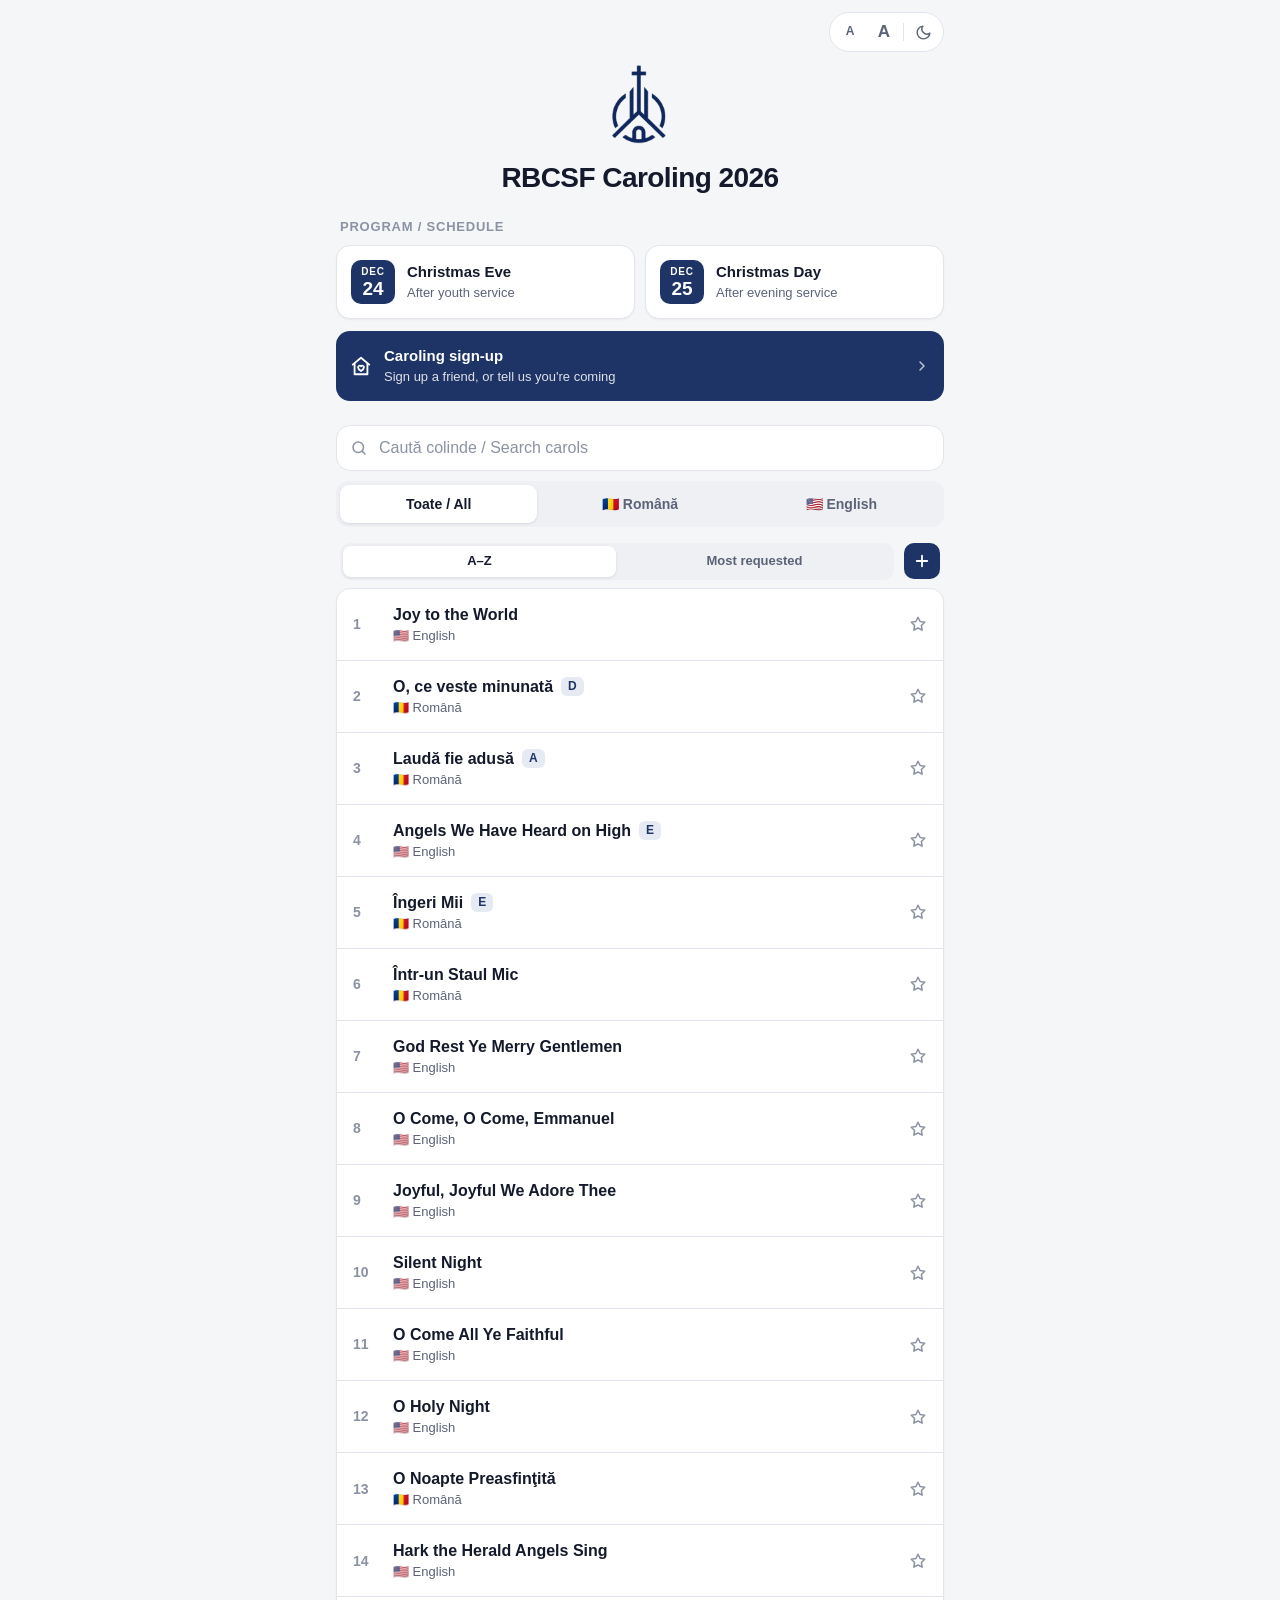
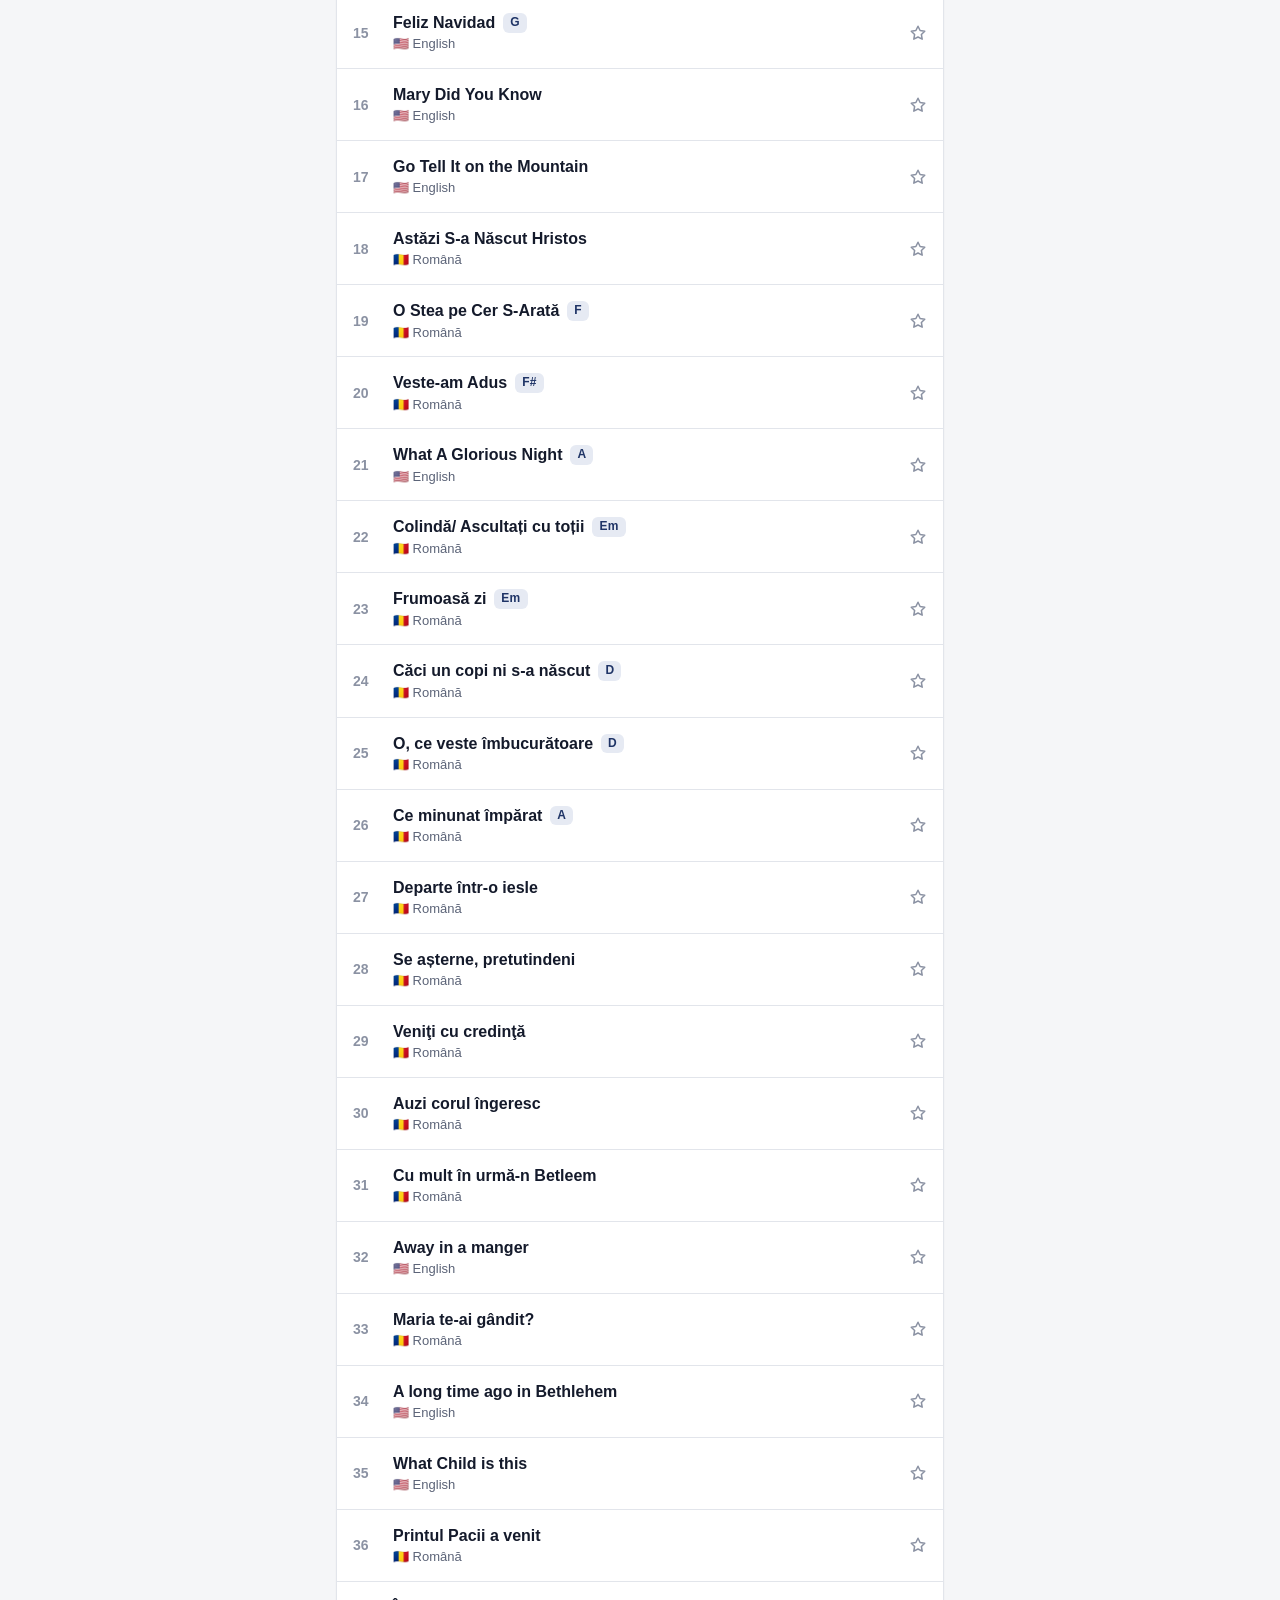
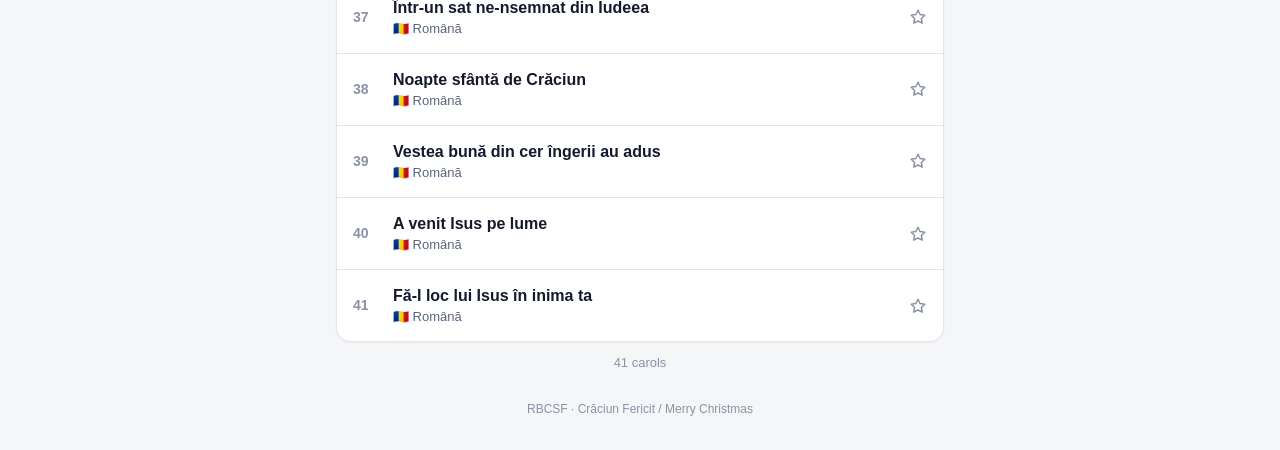
<file: index.html>
<!DOCTYPE html>
<html lang="ro">
<head>
    <meta charset="UTF-8">
    <meta name="viewport" content="width=device-width, initial-scale=1.0, viewport-fit=cover">
    <title>RBCSF Caroling 2026</title>
    <meta name="theme-color" content="#f5f6f8" id="themeColor">
    <link rel="icon" type="image/png" href="logo.png">
    <link rel="apple-touch-icon" href="apple-touch-icon.png">
    <script>
        // Light by default; dark only if the person switched to it. Applied before paint so it never flashes
        (function () {
            var t = null;
            try { t = localStorage.getItem('carols-theme'); } catch (e) {}
            if (t !== 'dark') t = 'light'; // light unless the person picked dark
            document.documentElement.setAttribute('data-theme', t);
        })();
    </script>
    <style>
        :root {
            --bg: #f5f6f8;
            --surface: #ffffff;
            --surface-2: #eef0f4;
            --border: #e2e5eb;
            --text: #141a2b;
            --text-2: #5b6377;
            --text-3: #8b92a3;
            --accent: #1f3466;
            --accent-hover: #182a54;
            --accent-text: #ffffff;
            --accent-soft: #e6eaf3;
            --overlay: rgba(10, 14, 26, 0.45);
            --shadow: 0 1px 2px rgba(16, 24, 40, 0.05);
            --radius: 14px;
        }

        :root[data-theme="dark"] {
            --bg: #0d111b;
            --surface: #161b28;
            --surface-2: #1e2433;
            --border: #262d3e;
            --text: #eef1f7;
            --text-2: #a3abbd;
            --text-3: #6f7890;
            --accent: #9db3e6;
            --accent-hover: #b6c7ee;
            --accent-text: #0d111b;
            --accent-soft: #1f2a44;
            --overlay: rgba(0, 0, 0, 0.6);
            --shadow: none;
        }

        * { margin: 0; padding: 0; box-sizing: border-box; }
        [hidden] { display: none !important; }

        html { -webkit-text-size-adjust: 100%; }

        body {
            font-family: -apple-system, BlinkMacSystemFont, 'SF Pro Text', 'Segoe UI', Roboto, Helvetica, Arial, sans-serif;
            background: var(--bg);
            color: var(--text);
            min-height: 100vh;
            line-height: 1.45;
            -webkit-font-smoothing: antialiased;
            -webkit-tap-highlight-color: transparent;
            transition: background-color 0.2s ease, color 0.2s ease;
        }

        button { font: inherit; color: inherit; }

        .container {
            max-width: 640px;
            margin: 0 auto;
            padding: 12px 16px calc(32px + env(safe-area-inset-bottom));
        }

        /* Top bar */
        .topbar {
            max-width: 640px;
            margin: 0 auto;
            display: flex;
            justify-content: flex-end;
            padding: calc(12px + env(safe-area-inset-top)) 16px 0;
        }

        .container { padding-top: 0; }

        /* Page-wide text size (main page + schedule) */
        .scalable { zoom: var(--page-zoom, 1); }

        /* Text size + theme control group */
        .controls {
            display: inline-flex;
            align-items: center;
            height: 40px;
            padding: 3px;
            background: var(--surface);
            border: 1px solid var(--border);
            border-radius: 999px;
            flex-shrink: 0;
        }

        .ctrl {
            width: 34px;
            height: 32px;
            display: inline-flex;
            align-items: center;
            justify-content: center;
            border: none;
            background: transparent;
            border-radius: 999px;
            color: var(--text-2);
            cursor: pointer;
            transition: background-color 0.12s, color 0.12s;
        }

        .ctrl:hover { color: var(--text); }
        .ctrl:active { background: var(--surface-2); }
        .ctrl:disabled { opacity: 0.3; cursor: default; }
        .ctrl svg { width: 17px; height: 17px; }
        .a-small { font-size: 12px; font-weight: 700; }
        .a-large { font-size: 17px; font-weight: 700; }

        .ctrl-divider {
            width: 1px;
            height: 18px;
            background: var(--border);
            margin: 0 2px;
        }

        .icon-btn {
            width: 40px;
            height: 40px;
            display: inline-flex;
            align-items: center;
            justify-content: center;
            border-radius: 50%;
            border: 1px solid var(--border);
            background: var(--surface);
            color: var(--text-2);
            cursor: pointer;
            transition: background-color 0.15s, color 0.15s;
            flex-shrink: 0;
        }

        .icon-btn:hover { color: var(--text); }
        .icon-btn:active { background: var(--surface-2); }
        .icon-btn svg { width: 18px; height: 18px; }
        .icon-btn:disabled { opacity: 0.35; cursor: default; }

        .theme-toggle .icon-sun { display: none; }
        :root[data-theme="dark"] .theme-toggle .icon-sun { display: block; }
        :root[data-theme="dark"] .theme-toggle .icon-moon { display: none; }

        /* Header */
        header {
            text-align: center;
            padding: 4px 0 24px;
        }

        .logo {
            display: block;
            width: 112px;
            height: 112px;
            margin: -8px auto -4px;
        }

        .logo-dark { display: none; }
        :root[data-theme="dark"] .logo-light { display: none; }
        :root[data-theme="dark"] .logo-dark { display: block; }

        .church-name {
            font-size: 12px;
            font-weight: 600;
            letter-spacing: 0.12em;
            text-transform: uppercase;
            color: var(--text-3);
            margin-bottom: 6px;
        }

        h1 {
            font-size: 28px;
            font-weight: 700;
            letter-spacing: -0.02em;
            margin-top: 6px;
            line-height: 1.15;
            color: var(--text);
        }

        h1 .alt {
            display: block;
            font-weight: 500;
            color: var(--text-2);
            font-size: 20px;
            letter-spacing: -0.01em;
            margin-top: 2px;
        }

        /* Schedule */
        .section-label {
            font-size: 13px;
            font-weight: 600;
            color: var(--text-3);
            text-transform: uppercase;
            letter-spacing: 0.06em;
            margin: 0 4px 8px;
        }

        .schedule-buttons {
            display: grid;
            grid-template-columns: 1fr 1fr;
            gap: 10px;
            margin-bottom: 24px;
        }

        .schedule-btn {
            display: flex;
            align-items: center;
            gap: 12px;
            padding: 14px;
            background: var(--surface);
            border: 1px solid var(--border);
            border-radius: var(--radius);
            box-shadow: var(--shadow);
            cursor: pointer;
            text-align: left;
            transition: border-color 0.15s, transform 0.1s;
        }

        .schedule-btn:hover { border-color: var(--accent); }
        .schedule-btn:active { transform: scale(0.98); }

        .date-badge {
            width: 44px;
            height: 44px;
            border-radius: 10px;
            background: var(--accent);
            color: var(--accent-text);
            display: flex;
            flex-direction: column;
            align-items: center;
            justify-content: center;
            line-height: 1;
            flex-shrink: 0;
        }

        .date-badge .m { font-size: 10px; font-weight: 700; letter-spacing: 0.08em; }
        .date-badge .d { font-size: 19px; font-weight: 700; margin-top: 2px; }

        @media (max-width: 480px) {
            .schedule-btn { flex-direction: column; align-items: flex-start; gap: 10px; }
        }

        .schedule-btn .t1 { display: block; font-size: 15px; font-weight: 600; color: var(--text); }
        .schedule-btn .t2 { display: block; font-size: 13px; color: var(--text-2); margin-top: 1px; }

        /* Search + filters */
        .search-wrap {
            position: relative;
            margin-bottom: 10px;
        }

        .search-wrap svg {
            position: absolute;
            left: 14px;
            top: 50%;
            transform: translateY(-50%);
            width: 18px;
            height: 18px;
            color: var(--text-3);
            pointer-events: none;
        }

        .search-box {
            width: 100%;
            padding: 13px 40px 13px 42px;
            background: var(--surface);
            color: var(--text);
            border: 1px solid var(--border);
            border-radius: var(--radius);
            font-size: 16px;
            font-family: inherit;
            -webkit-appearance: none;
            appearance: none;
            transition: border-color 0.15s, box-shadow 0.15s;
        }

        .search-box::placeholder { color: var(--text-3); }

        .search-box:focus {
            outline: none;
            border-color: var(--accent);
            box-shadow: 0 0 0 3px var(--accent-soft);
        }

        .search-box::-webkit-search-cancel-button { display: none; }

        .clear-search {
            position: absolute;
            right: 6px;
            top: 50%;
            transform: translateY(-50%);
            width: 32px;
            height: 32px;
            border: none;
            background: transparent;
            color: var(--text-3);
            border-radius: 50%;
            cursor: pointer;
            display: none;
            align-items: center;
            justify-content: center;
        }

        .clear-search.visible { display: flex; }
        .clear-search svg { position: static; transform: none; width: 16px; height: 16px; }

        .filter-container {
            display: grid;
            grid-template-columns: repeat(3, 1fr);
            gap: 4px;
            padding: 4px;
            background: var(--surface-2);
            border-radius: 12px;
            margin-bottom: 16px;
        }

        .filter-btn {
            padding: 9px 6px;
            background: transparent;
            border: none;
            border-radius: 9px;
            font-size: 14px;
            font-weight: 600;
            color: var(--text-2);
            cursor: pointer;
            white-space: nowrap;
            transition: background-color 0.15s, color 0.15s;
        }

        .filter-btn.active {
            background: var(--surface);
            color: var(--text);
            box-shadow: 0 1px 3px rgba(16, 24, 40, 0.1);
        }

        :root[data-theme="dark"] .filter-btn.active { background: var(--border); box-shadow: none; }

        .result-count {
            font-size: 13px;
            color: var(--text-3);
            margin: 0 4px 8px;
        }

        /* Carol list */
        .carol-list {
            background: var(--surface);
            border: 1px solid var(--border);
            border-radius: var(--radius);
            box-shadow: var(--shadow);
            overflow: hidden;
        }

        .carol-item {
            display: flex;
            align-items: center;
            gap: 12px;
            width: 100%;
            padding: 14px 14px 14px 16px;
            background: transparent;
            border: none;
            border-bottom: 1px solid var(--border);
            text-align: left;
            cursor: pointer;
            transition: background-color 0.12s;
        }

        .carol-item:last-child { border-bottom: none; }
        .carol-item:hover { background: var(--surface-2); }
        .carol-item:active { background: var(--surface-2); }

        .carol-num {
            min-width: 28px;
            font-size: 14px;
            font-weight: 600;
            color: var(--text-3);
            font-variant-numeric: tabular-nums;
        }

        .carol-main { flex: 1; min-width: 0; }

        .carol-title {
            font-size: 16px;
            font-weight: 600;
            color: var(--text);
        }

        .carol-subtitle {
            font-size: 13px;
            color: var(--text-2);
            margin-top: 1px;
        }

        .chevron { width: 16px; height: 16px; color: var(--text-3); flex-shrink: 0; }

        .no-results {
            text-align: center;
            padding: 40px 20px;
            color: var(--text-2);
            font-size: 15px;
            background: var(--surface);
            border: 1px solid var(--border);
            border-radius: var(--radius);
        }

        footer {
            text-align: center;
            font-size: 12px;
            color: var(--text-3);
            margin-top: 28px;
        }

        /* Sheets (lyrics + schedule) */
        .sheet {
            display: none;
            position: fixed;
            inset: 0;
            background: var(--overlay);
            z-index: 1000;
        }

        .sheet.active {
            display: flex;
            align-items: flex-end;
            justify-content: center;
        }

        .sheet-panel {
            background: var(--surface);
            width: 100%;
            max-width: 640px;
            height: calc(100% - 24px - env(safe-area-inset-top));
            border-radius: 20px 20px 0 0;
            display: flex;
            flex-direction: column;
            overflow: hidden;
            animation: slideUp 0.22s ease-out;
        }

        @keyframes slideUp {
            from { transform: translateY(16px); }
            to { transform: translateY(0); }
        }

        @media (min-width: 700px) {
            .sheet.active { align-items: center; padding: 32px; }
            .sheet-panel { height: auto; max-height: 88vh; border-radius: 20px; }
        }

        .sheet-header {
            display: flex;
            align-items: flex-start;
            gap: 12px;
            padding: 12px 12px 14px 20px;
            border-bottom: 1px solid var(--border);
            flex-shrink: 0;
        }

        .sheet-header { flex-wrap: wrap; row-gap: 10px; }
        .sheet-heading { flex: 1 1 100%; min-width: 0; order: 2; }
        .sheet-actions { margin-left: auto; }

        .sheet-title {
            font-size: 21px;
            font-weight: 700;
            letter-spacing: -0.01em;
            line-height: 1.25;
            color: var(--text);
        }

        .sheet-subtitle {
            font-size: 14px;
            color: var(--text-2);
            margin-top: 3px;
        }

        .sheet-actions { display: flex; align-items: center; gap: 8px; }
        .sheet-header .controls { background: var(--surface-2); border-color: transparent; }

        .sheet-body {
            flex: 1;
            overflow-y: auto;
            -webkit-overflow-scrolling: touch;
            overscroll-behavior: contain;
            padding: 20px 20px calc(32px + env(safe-area-inset-bottom));
        }

        /* Lyrics */
        .lyrics-text {
            font-size: var(--lyrics-size, 20px);
            line-height: 1.75;
            white-space: pre-line;
            color: var(--text);
        }

        .lyrics-footer {
            display: flex;
            gap: 10px;
            margin-top: 28px;
        }

        .nav-btn {
            flex: 1;
            display: flex;
            align-items: center;
            justify-content: center;
            gap: 6px;
            padding: 12px;
            border: 1px solid var(--border);
            background: var(--surface);
            border-radius: 12px;
            font-size: 14px;
            font-weight: 600;
            color: var(--text);
            cursor: pointer;
        }

        .nav-btn:disabled { opacity: 0.35; cursor: default; }
        .nav-btn:not(:disabled):active { background: var(--surface-2); }
        .nav-btn svg { width: 16px; height: 16px; }


        /* Schedule sheet */
        .location-group { margin-bottom: 22px; }
        .location-group:last-child { margin-bottom: 0; }

        .city-name {
            font-size: 13px;
            font-weight: 700;
            color: var(--text-3);
            text-transform: uppercase;
            letter-spacing: 0.06em;
            margin-bottom: 8px;
        }

        .stop {
            display: flex;
            align-items: center;
            gap: 12px;
            padding: 12px 12px 12px 14px;
            background: var(--surface-2);
            border-radius: 12px;
            margin-bottom: 8px;
            text-decoration: none;
            color: inherit;
            transition: background-color 0.12s;
        }

        .stop:hover { background: var(--border); }

        .stop-num {
            width: 26px;
            height: 26px;
            border-radius: 50%;
            background: var(--accent);
            color: var(--accent-text);
            font-size: 13px;
            font-weight: 700;
            display: flex;
            align-items: center;
            justify-content: center;
            flex-shrink: 0;
        }

        .stop-main { flex: 1; min-width: 0; }
        .stop-name { font-size: 16px; font-weight: 600; color: var(--text); }
        .stop-address { font-size: 14px; color: var(--text-2); margin-top: 1px; }

        .stop-map {
            display: flex;
            align-items: center;
            gap: 5px;
            padding: 8px 11px;
            border-radius: 999px;
            background: var(--accent);
            color: var(--accent-text);
            font-size: 13px;
            font-weight: 600;
            white-space: nowrap;
            flex-shrink: 0;
            transition: background-color 0.12s;
        }

        .stop:hover .stop-map { background: var(--accent-hover); }
        .stop-map svg { width: 15px; height: 15px; }

        /* Key badge */
        .key-badge {
            display: inline-flex;
            align-items: center;
            margin-left: 8px;
            padding: 1px 7px;
            border-radius: 6px;
            background: var(--accent-soft);
            color: var(--accent);
            font-size: 12px;
            font-weight: 700;
            vertical-align: 2px;
            border: none;
            letter-spacing: 0.02em;
        }
        .key-badge.big { font-size: 14px; padding: 3px 9px; margin-left: 0; vertical-align: 0; flex-shrink: 0; cursor: default; }
        body.editing .key-badge.big { cursor: pointer; box-shadow: inset 0 0 0 1px var(--accent); }
        .key-badge.empty { background: transparent; box-shadow: inset 0 0 0 1px var(--border) !important; color: var(--text-3); font-weight: 600; }
        .title-row { display: flex; align-items: center; gap: 10px; flex-wrap: wrap; }
        .carol-title, .carol-subtitle, .stop-address { display: block; }

        /* Edit mode */
        body:not(.editing) .edit-only { display: none !important; }
        .edit-bar { display: none; }
        body.editing .topbar { justify-content: space-between; gap: 8px; }
        body.editing .edit-bar {
            display: inline-flex;
            align-items: center;
            gap: 6px;
            height: 40px;
            padding: 0 4px 0 12px;
            border-radius: 999px;
            background: var(--accent-soft);
            color: var(--accent);
            font-size: 13px;
            font-weight: 600;
            min-width: 0;
        }
        .edit-dot { width: 8px; height: 8px; border-radius: 50%; background: var(--accent); flex-shrink: 0; }
        .edit-label { white-space: nowrap; margin-right: 2px; }
        .edit-bar-btn {
            border: none;
            background: transparent;
            color: var(--accent);
            font-size: 13px;
            font-weight: 600;
            padding: 7px 9px;
            border-radius: 999px;
            cursor: pointer;
            white-space: nowrap;
        }
        .edit-bar-btn.strong { background: var(--accent); color: var(--accent-text); }

        .add-btn {
            display: flex;
            align-items: center;
            justify-content: center;
            gap: 6px;
            width: 100%;
            margin-top: 12px;
            padding: 13px;
            border: 1.5px dashed var(--border);
            border-radius: var(--radius);
            background: transparent;
            color: var(--accent);
            font-size: 15px;
            font-weight: 600;
            cursor: pointer;
        }
        .add-btn span { font-size: 20px; line-height: 1; font-weight: 500; }
        .add-btn:hover { border-color: var(--accent); }

        .stop-tools { display: flex; gap: 6px; flex-shrink: 0; }
        .tool-btn {
            width: 36px;
            height: 36px;
            border-radius: 10px;
            border: 1px solid var(--border);
            background: var(--surface);
            color: var(--text-2);
            display: flex;
            align-items: center;
            justify-content: center;
            cursor: pointer;
        }
        .tool-btn svg { width: 16px; height: 16px; }
        .tool-btn.danger { color: #c4362c; }
        :root[data-theme="dark"] .tool-btn.danger { color: #f08a80; }

        /* Forms */
        .song-form, .stop-form { display: flex; flex-direction: column; gap: 14px; }
        .song-form[hidden] { display: none; }
        .stop-form {
            padding: 14px;
            margin: 0 0 8px;
            border-radius: 12px;
            background: var(--surface);
            border: 1.5px solid var(--accent);
        }
        .form-title, .form-head { font-size: 15px; font-weight: 700; color: var(--text); display: flex; align-items: center; gap: 10px; }
        .field { display: flex; flex-direction: column; gap: 6px; flex: 1; min-width: 0; }
        .field > span { font-size: 13px; font-weight: 600; color: var(--text-2); }
        .field-row { display: flex; gap: 12px; }
        .field input, .field select, .field textarea {
            width: 100%;
            padding: 11px 12px;
            border: 1px solid var(--border);
            border-radius: 10px;
            background: var(--bg);
            color: var(--text);
            font: inherit;
            font-size: 16px;
            -webkit-appearance: none;
            appearance: none;
        }
        .field select {
            background-image: url("data:image/svg+xml,%3Csvg xmlns='http://www.w3.org/2000/svg' viewBox='0 0 24 24' fill='none' stroke='%238b92a3' stroke-width='2.2' stroke-linecap='round'%3E%3Cpath d='m6 9 6 6 6-6'/%3E%3C/svg%3E");
            background-repeat: no-repeat;
            background-position: right 10px center;
            background-size: 16px;
            padding-right: 32px;
        }
        .field textarea { line-height: 1.6; resize: vertical; min-height: 240px; }
        .field input:focus, .field select:focus, .field textarea:focus { outline: none; border-color: var(--accent); box-shadow: 0 0 0 3px var(--accent-soft); }
        .hint { font-size: 13px; color: var(--text-3); margin-top: -6px; }
        .form-actions { display: flex; align-items: center; gap: 8px; flex-wrap: wrap; }
        .spacer { flex: 1; }
        .btn {
            padding: 10px 16px;
            border-radius: 10px;
            border: 1px solid var(--border);
            background: var(--surface);
            color: var(--text);
            font-size: 15px;
            font-weight: 600;
            cursor: pointer;
        }
        .btn.primary { background: var(--accent); border-color: var(--accent); color: var(--accent-text); }
        .btn.danger-text { border-color: transparent; background: transparent; color: #c4362c; padding-left: 0; }
        :root[data-theme="dark"] .btn.danger-text { color: #f08a80; }
        body.saving .btn.primary { opacity: 0.6; pointer-events: none; }
        body.saving .btn.primary::after { content: '…'; }
        .muted { color: var(--text-3); font-size: 15px; }

        /* Token dialog */
        .sheet.dialog { z-index: 1500; }
        .sheet.dialog.active { align-items: center; padding: 16px; }
        .dialog-panel {
            background: var(--surface);
            width: 100%;
            max-width: 440px;
            border-radius: 18px;
            padding: 20px;
            display: flex;
            flex-direction: column;
            gap: 14px;
            max-height: 90vh;
            overflow-y: auto;
        }
        .dialog-text { font-size: 15px; color: var(--text-2); }
        .dialog-steps { font-size: 14px; color: var(--text-2); padding-left: 20px; display: flex; flex-direction: column; gap: 4px; }
        .dialog-steps a { color: var(--accent); font-weight: 600; }
        .dialog-steps b { color: var(--text); font-weight: 600; }

        /* Toast */
        .toast {
            position: fixed;
            left: 50%;
            bottom: calc(20px + env(safe-area-inset-bottom));
            transform: translate(-50%, 20px);
            max-width: calc(100% - 32px);
            padding: 12px 16px;
            border-radius: 12px;
            background: var(--text);
            color: var(--bg);
            font-size: 14px;
            font-weight: 600;
            box-shadow: 0 8px 24px rgba(0, 0, 0, 0.2);
            opacity: 0;
            pointer-events: none;
            transition: opacity 0.2s, transform 0.2s;
            z-index: 3000;
        }
        .toast.show { opacity: 1; transform: translate(-50%, 0); }
        .toast.error { background: #c4362c; color: #fff; }

        :focus-visible { outline: 2px solid var(--accent); outline-offset: 2px; }

        @media (prefers-reduced-motion: reduce) {
            *, *::before, *::after { animation: none !important; transition: none !important; }
        }

        /* ----- Requests (stars) ----- */
        .list-head { display: flex; align-items: center; justify-content: space-between; gap: 10px; margin: 0 4px 8px; }
        .list-head .sort-toggle { flex: 1; }
        .list-head .sort-toggle button { flex: 1; }
        #resultCount { text-align: center; margin: 12px 4px 0; }
        .add-carol-btn {
            width: 36px; height: 36px; flex-shrink: 0; border-radius: 10px; border: none;
            background: var(--accent); color: var(--accent-text);
            display: flex; align-items: center; justify-content: center; cursor: pointer;
        }
        .add-carol-btn svg { width: 18px; height: 18px; }
        .add-carol-btn:hover { background: var(--accent-hover); }
        .sort-toggle { display: flex; gap: 2px; padding: 3px; background: var(--surface-2); border-radius: 10px; flex-shrink: 0; }
        .sort-toggle button {
            border: none; background: transparent; color: var(--text-2);
            font-size: 13px; font-weight: 600; padding: 6px 10px; border-radius: 8px; cursor: pointer; white-space: nowrap;
        }
.sort-toggle button.active { background: var(--surface); color: var(--text); box-shadow: 0 1px 3px rgba(16, 24, 40, 0.1); }
        :root[data-theme="dark"] .sort-toggle button.active { background: var(--border); box-shadow: none; }

        .row-star {
            display: flex; align-items: center; gap: 4px; flex-shrink: 0;
            min-width: 52px; height: 44px; padding: 0 10px; margin: -10px -8px -10px 0;
            justify-content: flex-end;
            border: none; background: transparent; border-radius: 10px;
            color: var(--text-3); font-size: 14px; font-weight: 600; font-variant-numeric: tabular-nums;
            cursor: pointer;
        }
        .row-star svg, .star-pill svg, .sung-pill svg { width: 18px; height: 18px; flex-shrink: 0; }
        .row-star:hover { background: var(--surface); }
        .row-star.on, .star-pill.on { color: var(--accent); }
        .row-star.on svg, .star-pill.on svg { fill: currentColor; }

        .song-actions { display: flex; gap: 8px; flex-wrap: wrap; margin-top: 10px; }
        .pill {
            display: inline-flex; align-items: center; gap: 6px;
            padding: 7px 12px; border-radius: 999px;
            border: 1px solid var(--border); background: var(--surface);
            color: var(--text-2); font-size: 14px; font-weight: 600; cursor: pointer;
        }
        .pill.on { border-color: var(--accent); background: var(--accent-soft); color: var(--accent); }
        .pill b { font-variant-numeric: tabular-nums; }


        /* ----- Sign-up link + private sign-up list ----- */
        .signup-link {
            display: flex; align-items: center; gap: 12px;
            padding: 14px; margin: -12px 0 24px;
            background: var(--accent); color: var(--accent-text);
            border-radius: var(--radius); text-decoration: none;
        }
        .signup-link .ic { width: 22px; height: 22px; flex-shrink: 0; }
        .signup-link .t1 { display: block; font-size: 15px; font-weight: 700; }
        .signup-link .t2 { display: block; font-size: 13px; opacity: 0.85; margin-top: 1px; }
        .signup-link .chevron { color: var(--accent-text); opacity: 0.7; margin-left: auto; }
        .signups-btn { margin: -12px 0 24px; }
        .signup-link + .signups-btn { margin-top: -14px; }

        .su-summary { display: grid; grid-template-columns: 1fr 1fr; gap: 10px; margin-bottom: 18px; }
        .su-night { background: var(--surface-2); border-radius: 12px; padding: 12px; }
        .su-night h3 { font-size: 14px; font-weight: 700; margin-bottom: 6px; }
        .su-night dl { display: grid; grid-template-columns: 1fr auto; gap: 2px 8px; font-size: 13px; color: var(--text-2); }
        .su-night dd { font-weight: 700; color: var(--text); text-align: right; font-variant-numeric: tabular-nums; }
        .su-night dd.warn { color: #c4362c; }
        :root[data-theme="dark"] .su-night dd.warn { color: #f08a80; }
        .su-either { grid-column: 1 / -1; font-size: 13px; color: var(--text-2); }
        .su-tabs { display: grid; grid-template-columns: 1fr 1fr; gap: 4px; padding: 4px; background: var(--surface-2); border-radius: 12px; margin-bottom: 16px; }
        .su-tabs button { border: none; background: transparent; padding: 9px; border-radius: 9px; font-size: 14px; font-weight: 600; color: var(--text-2); cursor: pointer; }
        .su-tabs button.active { background: var(--surface); color: var(--text); box-shadow: 0 1px 3px rgba(16, 24, 40, 0.1); }
        :root[data-theme="dark"] .su-tabs button.active { background: var(--border); box-shadow: none; }
        .su-group { margin-bottom: 20px; }
        .su-group > h4 { font-size: 13px; font-weight: 700; text-transform: uppercase; letter-spacing: 0.06em; color: var(--accent); margin: 0 2px 8px; }
        .su-item { background: var(--surface); border: 1px solid var(--border); border-radius: 12px; padding: 12px; margin-bottom: 8px; }
        .su-item.neighbor { border-left: 4px solid var(--accent); }
        .su-top { display: flex; align-items: flex-start; gap: 8px; }
        .su-name { font-size: 16px; font-weight: 700; flex: 1; min-width: 0; }
        .su-tag { font-size: 11px; font-weight: 700; letter-spacing: 0.03em; border-radius: 6px; padding: 2px 7px; white-space: nowrap; flex-shrink: 0; }
        .su-tag.inv { background: var(--accent); color: var(--accent-text); }
        .su-tag.mem { background: var(--surface-2); color: var(--text-2); }
        .su-tag.route { background: var(--accent-soft); color: var(--accent); }
        .su-line { font-size: 14px; color: var(--text-2); margin-top: 2px; }
        .su-line a { color: var(--accent); font-weight: 600; text-decoration: none; }
        .su-notes { font-size: 14px; color: var(--text); background: var(--surface-2); border-radius: 8px; padding: 8px 10px; margin-top: 8px; white-space: pre-wrap; }
        .su-actions { display: flex; gap: 6px; flex-wrap: wrap; margin-top: 10px; }
        .su-actions .btn { padding: 7px 11px; font-size: 13px; text-decoration: none; display: inline-flex; align-items: center; gap: 5px; }
        .su-actions .btn svg { width: 14px; height: 14px; }
        .su-actions .spacer { flex: 1; }
        .su-footer { display: flex; gap: 8px; flex-wrap: wrap; margin-top: 8px; padding-top: 16px; border-top: 1px solid var(--border); }
        .stop-form .hint.public { margin-top: -4px; }
    </style>
</head>
<body>
    <div class="topbar">
        <div class="edit-bar">
            <span class="edit-dot"></span><span class="edit-label">Edit mode</span>
            <button class="edit-bar-btn" id="forgetToken" title="Remove the GitHub token from this device">Sign out</button>
            <button class="edit-bar-btn strong" id="exitEdit">Done</button>
        </div>
                <div class="controls" role="group" aria-label="Display">
                    <button class="ctrl js-smaller" aria-label="Smaller text"><span class="a-small">A</span></button>
                    <button class="ctrl js-larger" aria-label="Larger text"><span class="a-large">A</span></button>
                    <span class="ctrl-divider"></span>
                    <button class="ctrl theme-toggle js-theme" aria-label="Switch light / dark mode">
                        <svg class="icon-moon" viewBox="0 0 24 24" fill="none" stroke="currentColor" stroke-width="2" stroke-linecap="round" stroke-linejoin="round"><path d="M21 12.8A9 9 0 1 1 11.2 3a7 7 0 0 0 9.8 9.8z"/></svg>
                        <svg class="icon-sun" viewBox="0 0 24 24" fill="none" stroke="currentColor" stroke-width="2" stroke-linecap="round" stroke-linejoin="round"><circle cx="12" cy="12" r="4"/><path d="M12 2v2M12 20v2M4.9 4.9l1.4 1.4M17.7 17.7l1.4 1.4M2 12h2M20 12h2M4.9 19.1l1.4-1.4M17.7 6.3l1.4-1.4"/></svg>
                    </button>
                </div>
    </div>

    <div class="container scalable">

        <header>
            <img class="logo logo-light" src="logo.png" alt="RBCSF">
            <img class="logo logo-dark" src="logo-white.png" alt="RBCSF">
            <h1>RBCSF Caroling 2026</h1>
        </header>

        <p class="section-label">Program / Schedule</p>
        <div class="schedule-buttons">
            <button class="schedule-btn" id="dec24Btn">
                <span class="date-badge"><span class="m">DEC</span><span class="d">24</span></span>
                <span><span class="t1">Christmas Eve</span><span class="t2">After youth service</span></span>
            </button>
            <button class="schedule-btn" id="dec25Btn">
                <span class="date-badge"><span class="m">DEC</span><span class="d">25</span></span>
                <span><span class="t1">Christmas Day</span><span class="t2">After evening service</span></span>
            </button>
        </div>

        <a class="signup-link" href="signup.html">
            <svg class="ic" viewBox="0 0 24 24" fill="none" stroke="currentColor" stroke-width="2" stroke-linecap="round" stroke-linejoin="round"><path d="M3 10.5 12 3l9 7.5"/><path d="M5 9.5V21h14V9.5"/><path d="M12 17.5s-3.2-2-3.2-4.1a1.8 1.8 0 0 1 3.2-1.1 1.8 1.8 0 0 1 3.2 1.1c0 2.1-3.2 4.1-3.2 4.1z"/></svg>
            <span><span class="t1">Caroling sign-up</span><span class="t2">Sign up a friend, or tell us you're coming</span></span>
            <svg class="chevron" viewBox="0 0 24 24" fill="none" stroke="currentColor" stroke-width="2.2" stroke-linecap="round" stroke-linejoin="round"><path d="m9 18 6-6-6-6"/></svg>
        </a>
        <button class="add-btn edit-only signups-btn" id="signupsBtn">Sign-up list (only you can see it)</button>

        <div class="search-wrap">
            <svg viewBox="0 0 24 24" fill="none" stroke="currentColor" stroke-width="2" stroke-linecap="round"><circle cx="11" cy="11" r="7"/><path d="m20 20-3.5-3.5"/></svg>
            <input type="search" class="search-box" id="searchBox" placeholder="Caută colinde / Search carols" autocomplete="off">
            <button class="clear-search" id="clearSearch" aria-label="Clear search">
                <svg viewBox="0 0 24 24" fill="none" stroke="currentColor" stroke-width="2.2" stroke-linecap="round"><path d="M18 6 6 18M6 6l12 12"/></svg>
            </button>
        </div>

        <div class="filter-container">
            <button class="filter-btn active" id="allBtn">Toate / All</button>
            <button class="filter-btn" id="romanianBtn">🇷🇴 Română</button>
            <button class="filter-btn" id="englishBtn">🇺🇸 English</button>
        </div>

        <div class="list-head">
            <div class="sort-toggle" role="group" aria-label="Sort">
                <button class="active" id="sortAz">A–Z</button>
                <button id="sortTop">Most requested</button>
            </div>
            <button class="add-carol-btn" id="addSongBtn" aria-label="Add a carol" title="Add a carol">
                <svg viewBox="0 0 24 24" fill="none" stroke="currentColor" stroke-width="2.4" stroke-linecap="round"><path d="M12 5v14M5 12h14"/></svg>
            </button>
        </div>
        <div class="carol-list" id="carolList"></div>
        <p class="result-count" id="resultCount"></p>
        <div class="no-results" id="noResults" style="display: none;">
            Nu s-au găsit colinde / No carols found
        </div>

        <footer>RBCSF · Crăciun Fericit / Merry Christmas</footer>
    </div>

    <div class="sheet" id="modal" role="dialog" aria-modal="true" aria-labelledby="modalTitle">
        <div class="sheet-panel">
            <div class="sheet-header">
                <div class="sheet-heading">
                    <div class="title-row">
                        <h2 class="sheet-title" id="modalTitle"></h2>
                        <button class="key-badge big" id="modalKey" aria-label="Key"></button>
                    </div>
                    <p class="sheet-subtitle" id="modalSubtitle"></p>
                    <div class="song-actions" id="songActions">
                        <button class="pill star-pill" id="starBtn" aria-pressed="false"></button>
                        <button class="pill sung-pill edit-only" id="sungBtn" ></button>
                    </div>
                </div>
                <div class="sheet-actions">
                    <button class="icon-btn edit-only" id="editSongBtn" aria-label="Edit song"><svg viewBox="0 0 24 24" fill="none" stroke="currentColor" stroke-width="2" stroke-linecap="round" stroke-linejoin="round"><path d="M12 20h9"/><path d="M16.5 3.5a2.1 2.1 0 0 1 3 3L7 19l-4 1 1-4z"/></svg></button>
                <div class="controls" role="group" aria-label="Display">
                    <button class="ctrl js-smaller" aria-label="Smaller text"><span class="a-small">A</span></button>
                    <button class="ctrl js-larger" aria-label="Larger text"><span class="a-large">A</span></button>
                    <span class="ctrl-divider"></span>
                    <button class="ctrl theme-toggle js-theme" aria-label="Switch light / dark mode">
                        <svg class="icon-moon" viewBox="0 0 24 24" fill="none" stroke="currentColor" stroke-width="2" stroke-linecap="round" stroke-linejoin="round"><path d="M21 12.8A9 9 0 1 1 11.2 3a7 7 0 0 0 9.8 9.8z"/></svg>
                        <svg class="icon-sun" viewBox="0 0 24 24" fill="none" stroke="currentColor" stroke-width="2" stroke-linecap="round" stroke-linejoin="round"><circle cx="12" cy="12" r="4"/><path d="M12 2v2M12 20v2M4.9 4.9l1.4 1.4M17.7 17.7l1.4 1.4M2 12h2M20 12h2M4.9 19.1l1.4-1.4M17.7 6.3l1.4-1.4"/></svg>
                    </button>
                </div>
                    <button class="icon-btn" id="closeBtn" aria-label="Close">
                        <svg viewBox="0 0 24 24" fill="none" stroke="currentColor" stroke-width="2.2" stroke-linecap="round"><path d="M18 6 6 18M6 6l12 12"/></svg>
                    </button>
                </div>
            </div>
            <div class="sheet-body" id="lyricsBody">
                <form class="song-form" id="songForm" hidden>
                    <p class="form-title" id="songFormHeading">Edit song</p>
                    <label class="field"><span>Title</span><input name="title" required autocomplete="off"></label>
                    <div class="field-row">
                        <label class="field"><span>Key</span><input name="key" list="keyList" placeholder="e.g. G, F#, Em" maxlength="6" autocomplete="off" autocapitalize="characters"></label>
                        <label class="field"><span>Language</span>
                            <select name="language">
                                <option value="romanian">🇷🇴 Română</option>
                                <option value="english">🇺🇸 English</option>
                            </select>
                        </label>
                    </div>
                    <label class="field"><span>Lyrics</span><textarea name="lyrics" spellcheck="true"></textarea></label>
                    <p class="hint">Leave an empty line between verses. To repeat lines, put /: before them and :/ after them.</p>
                    <p class="hint" id="suggestHint" hidden>It shows up for everyone right away, so please double-check the words.</p>
                    <div class="form-actions">
                        <button type="button" class="btn danger-text" id="deleteSongBtn">Delete song</button>
                        <span class="spacer"></span>
                        <button type="button" class="btn" id="cancelSongBtn">Cancel</button>
                        <button type="submit" class="btn primary" id="songSubmitBtn">Save</button>
                    </div>
                </form>
                <div id="songView">
                <div class="lyrics-text" id="lyricsText"></div>
                <div class="lyrics-footer">
                    <button class="nav-btn" id="prevBtn">
                        <svg viewBox="0 0 24 24" fill="none" stroke="currentColor" stroke-width="2.2" stroke-linecap="round" stroke-linejoin="round"><path d="m15 18-6-6 6-6"/></svg>
                        Previous
                    </button>
                    <button class="nav-btn" id="nextBtn">
                        Next
                        <svg viewBox="0 0 24 24" fill="none" stroke="currentColor" stroke-width="2.2" stroke-linecap="round" stroke-linejoin="round"><path d="m9 18 6-6-6-6"/></svg>
                    </button>
                </div>
                </div>
            </div>
        </div>
    </div>

    <div class="sheet" id="scheduleModal" role="dialog" aria-modal="true" aria-labelledby="scheduleTitle">
        <div class="sheet-panel">
            <div class="sheet-header">
                <div class="sheet-heading">
                    <h2 class="sheet-title" id="scheduleTitle"></h2>
                    <p class="sheet-subtitle" id="scheduleSubtitle"></p>
                </div>
                <div class="sheet-actions">
                <div class="controls" role="group" aria-label="Display">
                    <button class="ctrl js-smaller" aria-label="Smaller text"><span class="a-small">A</span></button>
                    <button class="ctrl js-larger" aria-label="Larger text"><span class="a-large">A</span></button>
                    <span class="ctrl-divider"></span>
                    <button class="ctrl theme-toggle js-theme" aria-label="Switch light / dark mode">
                        <svg class="icon-moon" viewBox="0 0 24 24" fill="none" stroke="currentColor" stroke-width="2" stroke-linecap="round" stroke-linejoin="round"><path d="M21 12.8A9 9 0 1 1 11.2 3a7 7 0 0 0 9.8 9.8z"/></svg>
                        <svg class="icon-sun" viewBox="0 0 24 24" fill="none" stroke="currentColor" stroke-width="2" stroke-linecap="round" stroke-linejoin="round"><circle cx="12" cy="12" r="4"/><path d="M12 2v2M12 20v2M4.9 4.9l1.4 1.4M17.7 17.7l1.4 1.4M2 12h2M20 12h2M4.9 19.1l1.4-1.4M17.7 6.3l1.4-1.4"/></svg>
                    </button>
                </div>
                    <button class="icon-btn" id="closeScheduleBtn" aria-label="Close">
                        <svg viewBox="0 0 24 24" fill="none" stroke="currentColor" stroke-width="2.2" stroke-linecap="round"><path d="M18 6 6 18M6 6l12 12"/></svg>
                    </button>
                </div>
            </div>
            <div class="sheet-body scalable" id="scheduleBody"></div>
        </div>
    </div>

    <div class="sheet" id="signupsModal" role="dialog" aria-modal="true" aria-labelledby="signupsTitle">
        <div class="sheet-panel">
            <div class="sheet-header">
                <div class="sheet-heading">
                    <h2 class="sheet-title" id="signupsTitle">Sign-ups</h2>
                    <p class="sheet-subtitle" id="signupsSubtitle">Private. Only editors can see this.</p>
                </div>
                <div class="sheet-actions">
                    <button class="icon-btn" id="refreshSignupsBtn" aria-label="Refresh"><svg viewBox="0 0 24 24" fill="none" stroke="currentColor" stroke-width="2" stroke-linecap="round" stroke-linejoin="round"><path d="M21 12a9 9 0 1 1-2.6-6.4"/><path d="M21 3v6h-6"/></svg></button>
                    <button class="icon-btn" id="closeSignupsBtn" aria-label="Close">
                        <svg viewBox="0 0 24 24" fill="none" stroke="currentColor" stroke-width="2.2" stroke-linecap="round"><path d="M18 6 6 18M6 6l12 12"/></svg>
                    </button>
                </div>
            </div>
            <div class="sheet-body" id="signupsBody"></div>
        </div>
    </div>

    <div class="sheet dialog" id="tokenModal" role="dialog" aria-modal="true" aria-labelledby="tokenTitle">
        <form class="dialog-panel" id="tokenForm">
            <h2 class="sheet-title" id="tokenTitle">Connect to GitHub</h2>
            <p class="dialog-text">Saving changes needs a GitHub token that can edit the Carols repo. It is stored only on this device.</p>
            <ol class="dialog-steps">
                <li>Open <a href="https://github.com/settings/personal-access-tokens/new" target="_blank" rel="noopener">GitHub token settings</a>.</li>
                <li>Repository access: <b>Only select repositories</b>, then <b>Carols</b>.</li>
                <li>Permissions: <b>Contents</b>, set to <b>Read and write</b>.</li>
                <li>Generate, copy it and paste it here.</li>
            </ol>
            <label class="field"><span>Token</span><input id="tokenInput" type="password" autocomplete="off" placeholder="github_pat_..."></label>
            <div class="form-actions">
                <span class="spacer"></span>
                <button type="button" class="btn" id="tokenCancel">Cancel</button>
                <button type="submit" class="btn primary">Save token</button>
            </div>
        </form>
    </div>

    <div class="toast" id="toast" role="status" aria-live="polite"></div>
    <datalist id="cityList"></datalist>
    <datalist id="keyList">
        <option value="C"><option value="C#"><option value="D"><option value="Eb"><option value="E"><option value="F"><option value="F#"><option value="G"><option value="Ab"><option value="A"><option value="Bb"><option value="B">
        <option value="Cm"><option value="C#m"><option value="Dm"><option value="Em"><option value="Fm"><option value="F#m"><option value="Gm"><option value="Am"><option value="Bm">
    </datalist>

    <script>
        // =====================================================================
        // Songs and schedule live in data.json (same folder).
        // Edit mode saves changes back to data.json on GitHub, so there is no
        // database: every save is a normal commit in the Carols repo.
        // Open the site with ?edit at the end, or hold the logo, to edit.
        // =====================================================================
        const REPO = 'emanuelcira/Carols';
        const DATA_FILE = 'data.json';
        const BRANCH = 'main';
        const API_URL = `https://api.github.com/repos/${REPO}/contents/${DATA_FILE}`;

        // Stars and carols added by anyone live in a small Cloudflare Worker (see worker/).
        // Added carols get ids from 100000 up so they never clash with songs in data.json.
        const API = 'https://rbcsf-carols.elevateandcode.workers.dev';

        let data = { songs: [], schedule: [] };
        let communitySongs = [];
        const COMMUNITY_BASE = 100000;
        const allSongs = () => data.songs.concat(communitySongs);
        const nextSongId = (songs) => Math.max(0, ...songs.filter(s => s.id < COMMUNITY_BASE).map(s => s.id)) + 1;

        const $ = (id) => document.getElementById(id);
        const carolList = $('carolList');
        const searchBox = $('searchBox');
        const clearSearch = $('clearSearch');
        const resultCount = $('resultCount');
        const noResults = $('noResults');
        const modal = $('modal');
        const modalTitle = $('modalTitle');
        const modalKey = $('modalKey');
        const modalSubtitle = $('modalSubtitle');
        const songView = $('songView');
        const songForm = $('songForm');
        const lyricsText = $('lyricsText');
        const lyricsBody = $('lyricsBody');
        const prevBtn = $('prevBtn');
        const nextBtn = $('nextBtn');
        const scheduleModal = $('scheduleModal');
        const scheduleTitle = $('scheduleTitle');
        const scheduleSubtitle = $('scheduleSubtitle');
        const scheduleBody = $('scheduleBody');
        const tokenModal = $('tokenModal');
        const filterButtons = { all: $('allBtn'), romanian: $('romanianBtn'), english: $('englishBtn') };

        const LANG_LABEL = { romanian: '🇷🇴 Română', english: '🇺🇸 English' };
        const ICON = {
            chevron: '<svg class="chevron" viewBox="0 0 24 24" fill="none" stroke="currentColor" stroke-width="2.2" stroke-linecap="round" stroke-linejoin="round"><path d="m9 18 6-6-6-6"/></svg>',
            map: '<svg viewBox="0 0 24 24" fill="none" stroke="currentColor" stroke-width="2" stroke-linecap="round" stroke-linejoin="round"><path d="M12 21s-7-6.2-7-11.5a7 7 0 0 1 14 0C19 14.8 12 21 12 21z"/><circle cx="12" cy="9.5" r="2.5"/></svg>',
            pencil: '<svg viewBox="0 0 24 24" fill="none" stroke="currentColor" stroke-width="2" stroke-linecap="round" stroke-linejoin="round"><path d="M12 20h9"/><path d="M16.5 3.5a2.1 2.1 0 0 1 3 3L7 19l-4 1 1-4z"/></svg>',
            star: '<svg viewBox="0 0 24 24" fill="none" stroke="currentColor" stroke-width="2" stroke-linejoin="round"><path d="m12 3 2.8 5.7 6.2.9-4.5 4.4 1.1 6.2L12 17.3l-5.6 2.9 1.1-6.2L3 9.6l6.2-.9z"/></svg>',
            check: '<svg viewBox="0 0 24 24" fill="none" stroke="currentColor" stroke-width="2.4" stroke-linecap="round" stroke-linejoin="round"><path d="M20 6 9 17l-5-5"/></svg>',
            trash: '<svg viewBox="0 0 24 24" fill="none" stroke="currentColor" stroke-width="2" stroke-linecap="round" stroke-linejoin="round"><path d="M3 6h18M8 6V4h8v2M19 6l-1 14H6L5 6"/></svg>'
        };

        let currentFilter = 'all';
        let visibleSongs = [];
        let currentIndex = -1;
        let currentScheduleId = null;

        // ---------- Theme ----------
        const themeColor = $('themeColor');
        function applyTheme(theme) {
            document.documentElement.setAttribute('data-theme', theme);
            themeColor.setAttribute('content', theme === 'dark' ? '#0d111b' : '#f5f6f8');
        }
        applyTheme(document.documentElement.getAttribute('data-theme') || 'light');
        document.querySelectorAll('.js-theme').forEach(b => b.addEventListener('click', () => {
            const next = document.documentElement.getAttribute('data-theme') === 'dark' ? 'light' : 'dark';
            applyTheme(next);
            try { localStorage.setItem('carols-theme', next); } catch (e) {}
        }));

        // ---------- Helpers ----------
        function escapeHtml(s) {
            return String(s == null ? '' : s).replace(/[&<>"']/g, c => ({ '&': '&amp;', '<': '&lt;', '>': '&gt;', '"': '&quot;', "'": '&#39;' }[c]));
        }
        // Search ignores diacritics: "ingeri" finds "Îngeri"
        function normalize(s) {
            return String(s || '').toLowerCase().normalize('NFD').replace(/[̀-ͯ]/g, '');
        }
        const songNumber = (song) => allSongs().indexOf(song) + 1;
        const store = {
            get(k) { try { return localStorage.getItem(k); } catch (e) { return null; } },
            set(k, v) { try { localStorage.setItem(k, v); } catch (e) {} },
            remove(k) { try { localStorage.removeItem(k); } catch (e) {} }
        };

        let toastTimer;
        function toast(msg, isError) {
            const el = $('toast');
            el.textContent = msg;
            el.classList.toggle('error', !!isError);
            el.classList.add('show');
            clearTimeout(toastTimer);
            toastTimer = setTimeout(() => el.classList.remove('show'), isError ? 6000 : 3500);
        }

        // ---------- Sheets + Android back button ----------
        let openSheet = null;
        function showSheet(el) {
            if (!openSheet) history.pushState({ sheet: true }, '');
            if (openSheet && openSheet !== el) openSheet.classList.remove('active');
            openSheet = el;
            el.classList.add('active');
            document.body.style.overflow = 'hidden';
        }
        function hideSheet(fromPopstate) {
            if (!openSheet) return;
            openSheet.classList.remove('active');
            openSheet = null;
            document.body.style.overflow = '';
            if (!fromPopstate && history.state && history.state.sheet) history.back();
        }
        window.addEventListener('popstate', () => hideSheet(true));
        document.addEventListener('keydown', (e) => {
            if (tokenModal.classList.contains('active')) { if (e.key === 'Escape') closeToken(null); return; }
            if (!openSheet) return;
            if (e.key === 'Escape') hideSheet();
            const typing = /INPUT|TEXTAREA|SELECT/.test(document.activeElement.tagName);
            if (openSheet === modal && !typing && e.key === 'ArrowRight') stepCarol(1);
            if (openSheet === modal && !typing && e.key === 'ArrowLeft') stepCarol(-1);
        });
        [modal, scheduleModal, $('signupsModal')].forEach(el => el.addEventListener('click', (e) => { if (e.target === el) hideSheet(); }));
        tokenModal.addEventListener('click', (e) => { if (e.target === tokenModal) closeToken(null); });
        $('closeBtn').onclick = () => hideSheet();
        $('closeScheduleBtn').onclick = () => hideSheet();
        $('closeSignupsBtn').onclick = () => hideSheet();

        // ---------- Edit mode ----------
        const isEditing = () => document.body.classList.contains('editing');
        function setEditing(on) {
            document.body.classList.toggle('editing', on);
            if (on) store.set('carols-edit', '1'); else store.remove('carols-edit');
            filterCarols();
            if (openSheet === modal && currentIndex >= 0) openCarol(currentIndex);
            if (openSheet === scheduleModal && currentScheduleId) renderSchedule();
        }
        $('exitEdit').onclick = () => setEditing(false);

        // Hold the logo for a second to turn edit mode on
        (function () {
            let t;
            const start = () => { t = setTimeout(() => { setEditing(true); toast('Edit mode on'); }, 900); };
            const stop = () => clearTimeout(t);
            document.querySelectorAll('.logo').forEach(img => {
                img.addEventListener('touchstart', start, { passive: true });
                img.addEventListener('mousedown', start);
                ['touchend', 'touchmove', 'mouseup', 'mouseleave'].forEach(ev => img.addEventListener(ev, stop));
                img.addEventListener('contextmenu', e => e.preventDefault());
            });
        })();

        // ---------- GitHub token (stored only on this device) ----------
        // The dialog opens on top of the song or schedule, so unsaved edits stay put
        let tokenResolver = null;
        function closeToken(value) {
            tokenModal.classList.remove('active');
            if (tokenResolver) { const r = tokenResolver; tokenResolver = null; r(value); }
        }
        function askToken() {
            return new Promise(resolve => {
                tokenResolver = resolve;
                $('tokenInput').value = '';
                tokenModal.classList.add('active');
                setTimeout(() => $('tokenInput').focus(), 50);
            });
        }
        $('tokenForm').onsubmit = (e) => {
            e.preventDefault();
            const v = $('tokenInput').value.trim();
            if (!v) return;
            store.set('carols-gh-token', v);
            closeToken(v);
        };
        $('tokenCancel').onclick = () => closeToken(null);
        $('forgetToken').onclick = () => { store.remove('carols-gh-token'); toast('GitHub token removed from this device'); };

        // ---------- Reading and saving data.json on GitHub ----------
        function decodeBase64(b64) {
            const bin = atob(b64.replace(/\s/g, ''));
            return new TextDecoder().decode(Uint8Array.from(bin, ch => ch.charCodeAt(0)));
        }
        function encodeBase64(str) {
            const bytes = new TextEncoder().encode(str);
            let bin = '';
            for (let i = 0; i < bytes.length; i += 0x8000) bin += String.fromCharCode.apply(null, bytes.subarray(i, i + 0x8000));
            return btoa(bin);
        }
        async function ghRead(token) {
            const res = await fetch(`${API_URL}?ref=${BRANCH}&t=${Date.now()}`, {
                headers: { Authorization: 'Bearer ' + token, Accept: 'application/vnd.github+json' },
                cache: 'no-store'
            });
            if (!res.ok) { const err = new Error('read ' + res.status); err.status = res.status; throw err; }
            const json = await res.json();
            return { data: JSON.parse(decodeBase64(json.content)), sha: json.sha };
        }

        // save(change, message): loads the newest data.json from GitHub,
        // applies the change to it and commits it. Nothing else is touched.
        let saving = false;
        async function save(change, message) {
            if (saving) return false;
            let token = store.get('carols-gh-token') || await askToken();
            if (!token) return false;
            saving = true;
            document.body.classList.add('saving');
            try {
                for (let attempt = 0; attempt < 3; attempt++) {
                    let latest;
                    try {
                        latest = await ghRead(token);
                    } catch (e) {
                        if (e.status === 401 || e.status === 403 || e.status === 404) {
                            store.remove('carols-gh-token');
                            toast('GitHub did not accept the token. Paste a new one.', true);
                            token = await askToken();
                            if (!token) return false;
                            continue;
                        }
                        throw e;
                    }
                    change(latest.data);
                    const res = await fetch(API_URL, {
                        method: 'PUT',
                        headers: { Authorization: 'Bearer ' + token, Accept: 'application/vnd.github+json', 'Content-Type': 'application/json' },
                        body: JSON.stringify({
                            message,
                            branch: BRANCH,
                            sha: latest.sha,
                            content: encodeBase64(JSON.stringify(latest.data, null, 2) + '\n')
                        })
                    });
                    if (res.ok) {
                        data = latest.data;
                        fillCityList();
                        filterCarols();
                        toast('Saved. Live for everyone in about a minute.');
                        return true;
                    }
                    if (res.status === 409) continue; // someone saved at the same moment: retry on the newer copy
                    if (res.status === 401 || res.status === 403) {
                        store.remove('carols-gh-token');
                        toast('This token cannot save to the Carols repo. Paste a token with Contents write access.', true);
                        token = await askToken();
                        if (!token) return false;
                        continue;
                    }
                    throw new Error('save ' + res.status);
                }
                throw new Error('too many retries');
            } catch (e) {
                console.error(e);
                toast('Could not save (' + e.message + '). Check your connection and try again.', true);
                return false;
            } finally {
                saving = false;
                document.body.classList.remove('saving');
            }
        }

        async function loadData() {
            const token = store.get('carols-gh-token');
            if (token && isEditing()) {
                // Editors read straight from GitHub, so they always see the newest copy
                try { data = (await ghRead(token)).data; return; } catch (e) { /* fall back to the public file */ }
            }
            const res = await fetch(DATA_FILE + '?t=' + Date.now(), { cache: 'no-store' });
            if (!res.ok) throw new Error('HTTP ' + res.status);
            data = await res.json();
        }

        // ---------- Schedule ----------
        function openSchedule(id) {
            currentScheduleId = id;
            if (!stopPrefill) editingStopId = null;
            renderSchedule();
            scheduleBody.scrollTop = 0;
            showSheet(scheduleModal);
        }
        $('dec24Btn').addEventListener('click', () => openSchedule('dec24'));
        $('dec25Btn').addEventListener('click', () => openSchedule('dec25'));

        let editingStopId = null; // id of the stop being edited, or 'new'
        let stopPrefill = null;   // values from a sign-up, for "Add to route"

        function renderSchedule() {
            const day = data.schedule.find(d => d.id === currentScheduleId);
            if (!day) { scheduleTitle.textContent = 'Schedule'; scheduleBody.innerHTML = '<p class="muted">No schedule yet.</p>'; return; }
            scheduleTitle.textContent = day.title;
            scheduleSubtitle.textContent = day.subtitle || '';
            const editing = isEditing();

            // group consecutive stops by city, keeping the saved order
            const groups = [];
            day.stops.forEach(stop => {
                const last = groups[groups.length - 1];
                if (last && last.city === stop.city) last.stops.push(stop);
                else groups.push({ city: stop.city, stops: [stop] });
            });

            let n = 0;
            let html = groups.map(g => `
                <div class="location-group">
                    <div class="city-name">${escapeHtml(g.city)}</div>
                    ${g.stops.map(stop => {
                        n++;
                        if (editing && editingStopId === stop.id) return stopForm(stop, n);
                        const num = `<span class="stop-num">${n}</span>`;
                        const main = `<span class="stop-main">
                                <span class="stop-name">${escapeHtml(stop.name)}</span>
                                <span class="stop-address">${escapeHtml(stop.address)}</span>
                            </span>`;
                        if (editing) {
                            return `<div class="stop">${num}${main}
                                <span class="stop-tools">
                                    <button class="tool-btn" data-edit-stop="${stop.id}" aria-label="Edit stop">${ICON.pencil}</button>
                                    <button class="tool-btn danger" data-delete-stop="${stop.id}" aria-label="Delete stop">${ICON.trash}</button>
                                </span></div>`;
                        }
                        const url = 'https://www.google.com/maps/search/?api=1&query=' + encodeURIComponent(stop.address + ', ' + stop.city + ', CA');
                        return `<a class="stop" href="${url}" target="_blank" rel="noopener">${num}${main}
                            <span class="stop-map">${ICON.map}Open in Maps</span></a>`;
                    }).join('')}
                </div>`).join('');

            if (!day.stops.length) html = `<p class="muted">${editing ? 'No stops yet. Add one below, or use Add to route from the sign-up list.' : 'The route will be posted here before Christmas.'}</p>`;
            if (editing) {
                html += editingStopId === 'new'
                    ? stopForm(stopPrefill || { city: day.stops.length ? day.stops[day.stops.length - 1].city : '', name: '', address: '' }, day.stops.length + 1)
                    : `<button class="add-btn" id="addStopBtn"><span>+</span> Add stop</button>`;
            }
            scheduleBody.innerHTML = html;
        }

        function stopForm(stop, n) {
            return `<form class="stop-form" id="stopForm">
                <div class="form-head"><span class="stop-num">${n}</span>${stop.id ? 'Edit stop' : 'New stop'}</div>
                <label class="field"><span>Family / name</span><input name="name" required value="${escapeHtml(stop.name)}" autocomplete="off"></label>
                <label class="field"><span>Address</span><input name="address" required value="${escapeHtml(stop.address)}" autocomplete="off"></label>
                <label class="field"><span>City</span><input name="city" required value="${escapeHtml(stop.city)}" list="cityList" autocomplete="off"></label>
                ${stop.fromNeighbor ? '<p class="hint public">The schedule is public. For a friend we invited, a first name or "Friend of the …" may be better than a full name.</p>' : ''}
                <div class="form-actions">
                    <span class="spacer"></span>
                    <button type="button" class="btn" data-cancel-stop>Cancel</button>
                    <button type="submit" class="btn primary">Save</button>
                </div>
            </form>`;
        }

        scheduleBody.addEventListener('click', async (e) => {
            const edit = e.target.closest('[data-edit-stop]');
            const del = e.target.closest('[data-delete-stop]');
            if (edit) { editingStopId = edit.dataset.editStop; stopPrefill = null; renderSchedule(); focusFirst('#stopForm'); return; }
            if (e.target.closest('#addStopBtn')) { editingStopId = 'new'; stopPrefill = null; renderSchedule(); focusFirst('#stopForm'); return; }
            if (e.target.closest('[data-cancel-stop]')) { editingStopId = null; stopPrefill = null; renderSchedule(); return; }
            if (del) {
                const day = data.schedule.find(d => d.id === currentScheduleId);
                const stop = day.stops.find(s => s.id === del.dataset.deleteStop);
                if (!stop || !confirm(`Delete "${stop.name}, ${stop.address}" from ${day.title}?`)) return;
                const ok = await save(d => {
                    const dd = d.schedule.find(x => x.id === currentScheduleId);
                    dd.stops = dd.stops.filter(s => s.id !== stop.id);
                }, `Remove ${stop.name} from ${day.title}`);
                if (ok) renderSchedule();
            }
        });

        scheduleBody.addEventListener('submit', async (e) => {
            e.preventDefault();
            const f = new FormData(e.target);
            const values = { name: f.get('name').trim(), address: f.get('address').trim(), city: f.get('city').trim() };
            const day = data.schedule.find(d => d.id === currentScheduleId);
            const isNew = editingStopId === 'new';
            const stopId = isNew ? 's' + Date.now().toString(36) : editingStopId;
            const ok = await save(d => {
                const dd = d.schedule.find(x => x.id === currentScheduleId);
                if (isNew) {
                    // put it after the last stop in the same city, otherwise at the end
                    let at = -1;
                    dd.stops.forEach((s, i) => { if (normalize(s.city) === normalize(values.city)) at = i; });
                    dd.stops.splice(at >= 0 ? at + 1 : dd.stops.length, 0, { id: stopId, ...values });
                } else {
                    const s = dd.stops.find(x => x.id === stopId);
                    if (s) Object.assign(s, values);
                }
            }, `${isNew ? 'Add' : 'Update'} ${values.name} on ${day.title}`);
            if (ok) { editingStopId = null; stopPrefill = null; renderSchedule(); }
        });

        function focusFirst(sel) { setTimeout(() => { const el = document.querySelector(sel + ' input, ' + sel + ' textarea'); if (el) el.focus(); }, 30); }

        // ---------- Song list ----------
        function keyBadge(key) {
            return key ? `<span class="key-badge">${escapeHtml(key)}</span>` : '';
        }

        function renderCarols(list) {
            visibleSongs = list;
            carolList.innerHTML = '';

            if (list.length === 0) {
                carolList.style.display = 'none';
                noResults.style.display = 'block';
                resultCount.textContent = '';
                return;
            }

            carolList.style.display = 'block';
            noResults.style.display = 'none';
            resultCount.textContent = list.length + (list.length === 1 ? ' carol' : ' carols');

            const frag = document.createDocumentFragment();
            list.forEach((song, i) => {
                const item = document.createElement('div');
                item.className = 'carol-item';
                item.setAttribute('role', 'button');
                item.tabIndex = 0;
                item.innerHTML = `
                    <span class="carol-num">${songNumber(song)}</span>
                    <span class="carol-main">
                        <span class="carol-title">${escapeHtml(song.title)}${keyBadge(song.key)}</span>
                        <span class="carol-subtitle">${LANG_LABEL[song.language] || ''}</span>
                    </span>
                    <button class="row-star" data-star="${song.id}" aria-label="Request this carol"></button>`;
                paintStar(item.querySelector('.row-star'), song.id);
                item.onclick = (e) => { if (!e.target.closest('.row-star')) openCarol(i); };
                item.onkeydown = (e) => { if ((e.key === 'Enter' || e.key === ' ') && e.target === item) { e.preventDefault(); openCarol(i); } };
                // stopPropagation: the star redraws its icon on tap, so the row could no
                // longer tell the tap came from the star and would open the song
                item.querySelector('.row-star').onclick = (e) => { e.stopPropagation(); toggleStar(song.id); };
                frag.appendChild(item);
            });
            carolList.appendChild(frag);
        }

        function filterCarols() {
            const term = normalize(searchBox.value.trim());
            clearSearch.classList.toggle('visible', searchBox.value.length > 0);

            let filtered = allSongs();
            if (currentFilter !== 'all') filtered = filtered.filter(c => c.language === currentFilter);
            if (term) filtered = filtered.filter(c => normalize(c.title).includes(term) || normalize(c.lyrics).includes(term));
            if (sortMode === 'top') {
                const order = new Map(allSongs().map((s, i) => [s, i]));
                filtered = [...filtered].sort((a, b) =>
                    (starCount(b.id) - starCount(a.id)) ||
                    (order.get(a) - order.get(b)));
            }
            renderCarols(filtered);
        }

        function setActiveFilter(filter) {
            currentFilter = filter;
            Object.entries(filterButtons).forEach(([key, btn]) => btn.classList.toggle('active', key === filter));
            filterCarols();
        }
        Object.entries(filterButtons).forEach(([key, btn]) => btn.addEventListener('click', () => setActiveFilter(key)));

        searchBox.addEventListener('input', filterCarols);
        clearSearch.addEventListener('click', () => { searchBox.value = ''; filterCarols(); searchBox.focus(); });

        // ---------- Song view ----------
        let editingSongId = null; // song id, 'new', or null

        function openCarol(index) {
            const song = visibleSongs[index];
            if (!song) return;
            currentIndex = index;
            editingSongId = null;
            modalTitle.textContent = song.title;
            modalKey.textContent = song.key || (isEditing() ? '+ Key' : '');
            modalKey.hidden = !song.key && !isEditing();
            modalKey.classList.toggle('empty', !song.key);
            modalSubtitle.textContent = '#' + songNumber(song) + '  ·  ' + (LANG_LABEL[song.language] || '');
            lyricsText.textContent = song.lyrics;
            $('songActions').hidden = false;
            paintSongActions(song.id);
            songView.hidden = false;
            songForm.hidden = true;
            $('editSongBtn').hidden = false;
            prevBtn.disabled = index <= 0;
            nextBtn.disabled = index >= visibleSongs.length - 1;
            lyricsBody.scrollTop = 0;
            if (openSheet !== modal) showSheet(modal);
        }
        function stepCarol(dir) { if (!editingSongId) openCarol(currentIndex + dir); }
        prevBtn.onclick = () => stepCarol(-1);
        nextBtn.onclick = () => stepCarol(1);

        // ---------- Song editing ----------
        // Form modes: editing a song, a new song (editor), or a carol added by anyone
        let formMode = 'edit';

        function startSongEdit(song, focusField, mode) {
            formMode = mode || (song ? 'edit' : 'new');
            editingSongId = formMode === 'edit' ? song.id : formMode;
            const f = songForm.elements;
            f.title.value = song ? song.title : '';
            f.key.value = song ? song.key || '' : '';
            f.language.value = song ? song.language : (currentFilter === 'english' ? 'english' : 'romanian');
            f.lyrics.value = song ? song.lyrics : '';
            const heading = { edit: 'Edit song', new: 'New song', suggest: 'Add a carol' }[formMode];
            $('songFormHeading').textContent = heading;
            $('deleteSongBtn').hidden = formMode === 'new' || formMode === 'suggest';
            $('songSubmitBtn').textContent = formMode === 'suggest' ? 'Add' : 'Save';
            $('suggestHint').hidden = formMode !== 'suggest';
            $('songActions').hidden = true;
            if (formMode !== 'edit') {
                modalTitle.textContent = heading;
                modalSubtitle.textContent = formMode === 'suggest' ? 'Română or English' : '#' + (allSongs().length + 1);
                modalKey.hidden = true;
            }
            songView.hidden = true;
            songForm.hidden = false;
            $('editSongBtn').hidden = true;
            lyricsBody.scrollTop = 0;
            if (openSheet !== modal) showSheet(modal);
            autosize(f.lyrics);
            setTimeout(() => (focusField === 'key' ? f.key : f.title).focus(), 50);
        }

        function autosize(t) { t.style.height = 'auto'; t.style.height = Math.max(240, t.scrollHeight + 4) + 'px'; }
        songForm.elements.lyrics.addEventListener('input', e => autosize(e.target));

        $('editSongBtn').onclick = () => startSongEdit(visibleSongs[currentIndex]);
        modalKey.onclick = () => { if (isEditing()) startSongEdit(visibleSongs[currentIndex], 'key'); };
        $('addSongBtn').onclick = () => { currentIndex = -1; startSongEdit(null, null, isEditing() ? 'new' : 'suggest'); };
        $('cancelSongBtn').onclick = () => {
            if (formMode !== 'edit' || currentIndex < 0) { editingSongId = null; hideSheet(); }
            else openCarol(currentIndex);
        };

        songForm.onsubmit = async (e) => {
            e.preventDefault();
            const f = songForm.elements;
            const values = {
                title: f.title.value.trim(),
                key: f.key.value.trim(),
                language: f.language.value,
                lyrics: f.lyrics.value.replace(/\s+$/, '')
            };
            if (!values.title) { f.title.focus(); return; }
            if (formMode === 'suggest') return addCommunitySong(values);
            const isNew = editingSongId === 'new';
            // Editing a carol someone added moves it into data.json (keeping its id, so its stars stay)
            const community = !isNew && communitySongs.find(s => s.id === editingSongId);
            const id = isNew ? null : editingSongId;
            let newId = null;
            const ok = await save(d => {
                if (isNew) {
                    newId = nextSongId(d.songs);
                    d.songs.push({ id: newId, ...values });
                } else if (community) {
                    if (!d.songs.some(x => x.id === id)) d.songs.push({ id, ...values });
                } else {
                    const s = d.songs.find(x => x.id === id);
                    if (s) Object.assign(s, values);
                }
            }, `${isNew || community ? 'Add song' : 'Update song'}: ${values.title}`);
            if (!ok) return;
            if (community) {
                communitySongs = communitySongs.filter(s => s !== community);
                filterCarols();
                deleteCommunitySong(community, true);
            }
            const saved = data.songs.find(s => s.id === (isNew ? newId : id));
            showSong(saved);
        };

        $('deleteSongBtn').onclick = async () => {
            const added = communitySongs.find(s => s.id === editingSongId);
            if (added) {
                if (!confirm(`Delete the song "${added.title}"? This removes it for everyone.`)) return;
                if (await deleteCommunitySong(added)) { editingSongId = null; hideSheet(); toast('Song deleted'); }
                return;
            }
            const song = data.songs.find(s => s.id === editingSongId);
            if (!song || !confirm(`Delete the song "${song.title}"? This removes it for everyone.`)) return;
            const ok = await save(d => { d.songs = d.songs.filter(s => s.id !== song.id); }, `Delete song: ${song.title}`);
            if (ok) {
                editingSongId = null;
                hideSheet();
                // Clear its stars so a future song with the same number starts at zero
                api('/requests/' + song.id, { method: 'DELETE', auth: true }).catch(() => {});
                delete starCounts[song.id];
            }
        };

        // =====================================================================
        // Requests (stars). One star per phone per song. The worship leader
        // sorts by "Most requested"; after singing a song, "Sang · clear votes"
        // sets its votes back to zero, so songs we haven't sung yet rise to the top.
        // =====================================================================
        async function api(path, opts = {}) {
            const headers = { 'Content-Type': 'application/json' };
            if (opts.auth) {
                const token = store.get('carols-gh-token') || await askToken();
                if (!token) throw Object.assign(new Error('No token'), { status: 0 });
                headers.Authorization = 'Bearer ' + token;
            }
            const res = await fetch(API + path, {
                method: opts.method || 'GET',
                headers,
                body: opts.body ? JSON.stringify(opts.body) : undefined
            });
            const body = await res.json().catch(() => ({}));
            if (!res.ok) throw Object.assign(new Error(body.error || ('HTTP ' + res.status)), { status: res.status });
            return body;
        }

        const deviceId = (() => {
            let id = store.get('carols-device');
            if (!id || !/^[a-z0-9-]{8,64}$/i.test(id)) {
                id = (crypto.randomUUID ? crypto.randomUUID() : (Date.now().toString(36) + '-' + Math.random().toString(36).slice(2, 12)));
                store.set('carols-device', id);
            }
            return id;
        })();
        const readJsonStore = (k, fallback) => { try { return JSON.parse(store.get(k)) || fallback; } catch (e) { return fallback; } };

        let starCounts = {};
        const myStars = new Set(readJsonStore('carols-stars', []));
        const starCount = (id) => starCounts[id] || 0;
        let sortMode = 'az';

        store.remove('carols-sung');   // old "Sung tonight" marks are no longer used

        function paintStar(btn, id) {
            const on = myStars.has(id);
            const n = starCount(id);
            btn.classList.toggle('on', on);
            btn.setAttribute('aria-pressed', on);
            btn.innerHTML = (n ? `<span>${n}</span>` : '') + ICON.star;
        }
        function paintSongActions(id) {
            const on = myStars.has(id);
            const n = starCount(id);
            const star = $('starBtn');
            star.classList.toggle('on', on);
            star.setAttribute('aria-pressed', on);
            star.innerHTML = `${ICON.star}<span>${on ? 'Requested' : 'Request'}</span>${n ? `<b>${n}</b>` : ''}`;
            $('sungBtn').innerHTML = `${ICON.check}<span>Sang · clear votes</span>`;
        }
        function repaintStars(id) {
            document.querySelectorAll(`.row-star[data-star="${id}"]`).forEach(b => paintStar(b, id));
            const open = visibleSongs[currentIndex];
            if (open && open.id === id && openSheet === modal && !editingSongId) paintSongActions(id);
        }

        async function toggleStar(id) {
            const on = !myStars.has(id);
            const before = starCount(id);
            on ? myStars.add(id) : myStars.delete(id);
            starCounts[id] = Math.max(0, before + (on ? 1 : -1));
            store.set('carols-stars', JSON.stringify([...myStars]));
            repaintStars(id);
            try {
                const res = await api('/requests', { method: 'POST', body: { song: id, device: deviceId, on } });
                starCounts[id] = res.count;
            } catch (e) {
                on ? myStars.delete(id) : myStars.add(id);
                starCounts[id] = before;
                store.set('carols-stars', JSON.stringify([...myStars]));
                toast(e.status === 429 ? e.message : 'Could not send your request. Check your connection.', true);
            }
            repaintStars(id);
        }
        $('starBtn').onclick = () => { const s = visibleSongs[currentIndex]; if (s) toggleStar(s.id); };
        // Sang · clear votes: sets this song's votes back to zero for everyone. Nothing else.
        $('sungBtn').onclick = async () => {
            const s = visibleSongs[currentIndex];
            if (!s) return;
            try {
                await api('/requests/' + s.id, { method: 'DELETE', auth: true });
                starCounts[s.id] = 0;
                myStars.delete(s.id);
                store.set('carols-stars', JSON.stringify([...myStars]));
                repaintStars(s.id);
                toast('Votes cleared');
            } catch (e) { if (e.status !== 0) toast('Could not reset the stars (' + e.message + ')', true); }
        };

        async function loadStars() {
            try {
                const res = await api('/requests?device=' + encodeURIComponent(deviceId));
                starCounts = res.counts || {};
                // After a reset (song sung or new house) this phone's stars are cleared too
                if (Array.isArray(res.mine)) {
                    myStars.clear();
                    res.mine.forEach(id => myStars.add(id));
                    store.set('carols-stars', JSON.stringify([...myStars]));
                }
                // Keep the list still while someone is scrolling: only repaint the numbers,
                // except in "Most requested" where the order itself is the point
                if (sortMode === 'top' && !openSheet) filterCarols();
                else allSongs().forEach(s => repaintStars(s.id));
            } catch (e) { /* offline: stars just stay as they were */ }
        }
        setInterval(() => { if (document.visibilityState === 'visible') loadStars(); }, 15000);
        document.addEventListener('visibilitychange', () => { if (document.visibilityState === 'visible') loadStars(); });

        function setSort(mode) {
            sortMode = mode;
            $('sortAz').classList.toggle('active', mode === 'az');
            $('sortTop').classList.toggle('active', mode === 'top');
            filterCarols();
        }
        $('sortAz').onclick = () => setSort('az');
        $('sortTop').onclick = () => { setSort('top'); loadStars(); };

        // =====================================================================
        // Carols added by anyone: they show up for everyone right away.
        // In edit mode they can be fixed (which moves them into data.json) or deleted.
        // =====================================================================
        function showSong(song) {
            if (!song) return;
            let idx = visibleSongs.indexOf(song);
            if (idx < 0) { visibleSongs = allSongs(); idx = visibleSongs.indexOf(song); }
            openCarol(idx);
        }
        const toCommunitySong = (s) => ({ id: COMMUNITY_BASE + s.id, communityId: s.id, title: s.title, key: s.key || '', language: s.language, lyrics: s.lyrics });

        async function loadCommunity() {
            try {
                const res = await api('/submissions');
                const inData = new Set(data.songs.map(s => s.id));
                communitySongs = res.submissions.map(toCommunitySong).filter(s => !inData.has(s.id));
                filterCarols();
            } catch (e) { /* offline: show just the main list */ }
        }

        let sending = false;
        async function addCommunitySong(values) {
            if (sending) return;
            const dupe = allSongs().find(s => normalize(s.title) === normalize(values.title));
            if (dupe && !confirm(`"${dupe.title}" is already in the list. Add it anyway?`)) return;
            if (values.lyrics.trim().length < 10) { toast('Add the lyrics too', true); songForm.elements.lyrics.focus(); return; }
            sending = true;
            document.body.classList.add('saving');
            try {
                const res = await api('/submissions', { method: 'POST', body: values });
                const song = toCommunitySong(res.song);
                communitySongs.push(song);
                filterCarols();
                showSong(song);
                toast('Added. Everyone can see it now.');
            } catch (e) {
                toast(e.status ? e.message : 'Could not add the carol. Check your connection and try again.', true);
            } finally {
                sending = false;
                document.body.classList.remove('saving');
            }
        }

        async function deleteCommunitySong(song, keepStars) {
            try {
                await api('/submissions/' + song.communityId, { method: 'DELETE', auth: true });
                communitySongs = communitySongs.filter(s => s !== song);
                if (!keepStars) {
                    api('/requests/' + song.id, { method: 'DELETE', auth: true }).catch(() => {});
                    delete starCounts[song.id];
                }
                filterCarols();
                return true;
            } catch (e) {
                if (e.status !== 0) toast('Could not delete the song (' + e.message + ')', true);
                return false;
            }
        }

        // =====================================================================
        // Caroling sign-ups (from signup.html). Private: read with the editor's
        // GitHub token through the Worker. "Add to route" opens the schedule
        // with a new stop filled in from the sign-up.
        // =====================================================================
        const signupsModal = $('signupsModal');
        const signupsBody = $('signupsBody');
        let signups = null;
        let signupsTab = 'homes';
        const NIGHT = { '24': 'Dec 24', '25': 'Dec 25', either: 'Either night', both: 'Both nights' };
        // Preferred time is stored as "19:30"; show it as "7:30 PM"
        const fmtTime = (t) => {
            const m = /^(\d{2}):(\d{2})$/.exec(t || '');
            if (!m) return '';
            const h = +m[1];
            return `${h % 12 || 12}:${m[2]} ${h < 12 ? 'AM' : 'PM'}`;
        };
        const TRANSPORT = { seats: 'Driving, has free seats', full: 'Driving, car full', ride: 'Needs a ride' };
        const mapsUrl = (x) => 'https://www.google.com/maps/search/?api=1&query=' + encodeURIComponent(x.address + ', ' + x.city + ', CA');
        const telLink = (p) => p ? `<a href="tel:${escapeHtml(p.replace(/[^\d+]/g, ''))}">${escapeHtml(p)}</a>` : '';
        const sameAddress = (a, b) => normalize(a.address).replace(/[^a-z0-9]/g, '') === normalize(b.address).replace(/[^a-z0-9]/g, '');
        function onRoute(su) {
            const found = [];
            data.schedule.forEach(d => { if (d.stops.some(st => sameAddress(st, su))) found.push(d); });
            return found;
        }

        async function openSignups() {
            showSheet(signupsModal);
            if (!signups) signupsBody.innerHTML = '<p class="muted">Loading…</p>';
            await loadSignups();
        }
        async function loadSignups() {
            try {
                const res = await api('/signups', { auth: true });
                signups = res.signups;
                const closes = new Date(res.closesAt - 1);
                $('signupsSubtitle').textContent = 'Private · ' + (Date.now() < res.closesAt ? 'Closes ' : 'Closed ') +
                    closes.toLocaleDateString(undefined, { month: 'short', day: 'numeric' });
                renderSignups();
            } catch (e) {
                if (!signups) signupsBody.innerHTML = `<p class="muted">${e.status === 401 ? 'This GitHub token cannot read sign-ups. It needs write access to the Carols repo.' : e.status === 0 ? 'Sign in with your GitHub token to see sign-ups.' : 'Could not load sign-ups. Check your connection.'}</p>`;
                else toast('Could not refresh sign-ups', true);
            }
        }
        $('signupsBtn').onclick = openSignups;
        $('refreshSignupsBtn').onclick = loadSignups;

        function nightStats(night) {
            const homes = signups.filter(x => x.kind !== 'caroler' && x.day === night);
            const carolers = signups.filter(x => x.kind === 'caroler' && (x.day === night || x.day === 'both'));
            const sum = (list, f) => list.reduce((n, x) => n + f(x), 0);
            return {
                invited: homes.filter(x => x.kind === 'neighbor').length,
                members: homes.filter(x => x.kind === 'member').length,
                people: sum(carolers, x => x.people),
                seats: sum(carolers.filter(x => x.transport === 'seats'), x => x.seats),
                rides: sum(carolers.filter(x => x.transport === 'ride'), x => x.people)
            };
        }

        function renderSignups() {
            const homes = signups.filter(x => x.kind !== 'caroler');
            const carolers = signups.filter(x => x.kind === 'caroler');
            const either = homes.filter(x => x.day === 'either');
            const night = (n) => {
                const st = nightStats(n);
                return `<div class="su-night"><h3>${NIGHT[n]}</h3><dl>
                    <dt>Invited homes</dt><dd>${st.invited}</dd>
                    <dt>Church homes</dt><dd>${st.members}</dd>
                    <dt>Carolers</dt><dd>${st.people}</dd>
                    <dt>Free seats</dt><dd>${st.seats}</dd>
                    <dt>Need a ride</dt><dd class="${st.rides > st.seats ? 'warn' : ''}">${st.rides}</dd>
                </dl></div>`;
            };
            let html = `<div class="su-summary">${night('24')}${night('25')}
                ${either.length ? `<p class="su-either">Plus ${either.length} home${either.length === 1 ? '' : 's'} that can do either night (${either.filter(x => x.kind === 'neighbor').length} invited).</p>` : ''}
            </div>
            <div class="su-tabs">
                <button data-su-tab="homes" class="${signupsTab === 'homes' ? 'active' : ''}">Homes (${homes.length})</button>
                <button data-su-tab="carolers" class="${signupsTab === 'carolers' ? 'active' : ''}">Carolers (${carolers.reduce((n, x) => n + x.people, 0)})</button>
            </div>`;

            if (signupsTab === 'homes') {
                const byPriority = (a, b) => (a.kind === 'neighbor' ? 0 : 1) - (b.kind === 'neighbor' ? 0 : 1) ||
                    (a.time_pref || '99').localeCompare(b.time_pref || '99') || a.created_at - b.created_at;
                html += ['24', '25', 'either'].map(n => {
                    const list = homes.filter(x => x.day === n).sort(byPriority);
                    return list.length ? `<div class="su-group"><h4>${NIGHT[n]}</h4>${list.map(homeItem).join('')}</div>` : '';
                }).join('') || '<p class="muted">No homes signed up yet.</p>';
            } else {
                const groups = [['ride', 'Need a ride'], ['seats', 'Drivers with free seats'], ['full', 'Driving, car full']];
                html += groups.map(([t, label]) => {
                    const list = carolers.filter(x => x.transport === t);
                    return list.length ? `<div class="su-group"><h4>${label}</h4>${list.map(carolerItem).join('')}</div>` : '';
                }).join('') || '<p class="muted">No carolers signed up yet.</p>';
            }

            html += `<div class="su-footer">
                <button class="btn" id="exportSignupsBtn">Download spreadsheet</button>
                <span class="spacer"></span>
                <button class="btn danger-text" id="deleteAllSignupsBtn">Delete all sign-ups</button>
            </div>`;
            signupsBody.innerHTML = html;
        }

        function homeItem(x) {
            const routes = onRoute(x);
            const nights = x.day === 'either' ? ['24', '25'] : [x.day];
            const addBtns = routes.length ? '' : nights.map(n =>
                `<button class="btn primary" data-su-route="${x.id}" data-night="${n}">Add to ${NIGHT[n]} route</button>`).join('');
            return `<div class="su-item ${x.kind}">
                <div class="su-top">
                    <span class="su-name">${escapeHtml(x.name)}</span>
                    ${routes.map(d => `<span class="su-tag route">On ${escapeHtml(d.title.replace('December ', 'Dec ').replace(/(st|nd|rd|th)$/, ''))} route</span>`).join('')}
                    <span class="su-tag ${x.kind === 'neighbor' ? 'inv' : 'mem'}">${x.kind === 'neighbor' ? 'Invited' : 'Church'}</span>
                </div>
                <p class="su-line">${escapeHtml(x.address)}, ${escapeHtml(x.city)}</p>
                ${x.time_pref ? `<p class="su-line">Preferred time: <strong>${fmtTime(x.time_pref)}</strong></p>` : ''}
                <p class="su-line">${x.kind === 'neighbor'
                    ? `Invited by ${escapeHtml(x.contact_name)} · ${telLink(x.contact_phone)}`
                    : telLink(x.phone)}</p>
                ${x.notes ? `<p class="su-notes">${escapeHtml(x.notes)}</p>` : ''}
                <div class="su-actions">
                    ${addBtns}
                    <a class="btn" href="${mapsUrl(x)}" target="_blank" rel="noopener">${ICON.map}Maps</a>
                    <span class="spacer"></span>
                    <button class="tool-btn danger" data-su-delete="${x.id}" aria-label="Delete sign-up">${ICON.trash}</button>
                </div>
            </div>`;
        }

        function carolerItem(x) {
            const extra = x.transport === 'seats' ? ` · ${x.seats} free seat${x.seats === 1 ? '' : 's'}` : '';
            return `<div class="su-item">
                <div class="su-top">
                    <span class="su-name">${escapeHtml(x.name)}${x.people > 1 ? ` <span class="muted">+${x.people - 1}</span>` : ''}</span>
                    <span class="su-tag mem">${NIGHT[x.day]}</span>
                </div>
                <p class="su-line">${TRANSPORT[x.transport] || ''}${extra}</p>
                <p class="su-line">${telLink(x.phone)}${x.people > 1 ? ` · ${x.people} people` : ''}</p>
                ${x.notes ? `<p class="su-notes">${escapeHtml(x.notes)}</p>` : ''}
                <div class="su-actions"><span class="spacer"></span>
                    <button class="tool-btn danger" data-su-delete="${x.id}" aria-label="Delete sign-up">${ICON.trash}</button>
                </div>
            </div>`;
        }

        signupsBody.addEventListener('click', async (e) => {
            const tab = e.target.closest('[data-su-tab]');
            if (tab) { signupsTab = tab.dataset.suTab; renderSignups(); return; }

            const route = e.target.closest('[data-su-route]');
            if (route) {
                const x = signups.find(s => s.id === +route.dataset.suRoute);
                const dayId = 'dec' + route.dataset.night;
                if (!x || !data.schedule.some(d => d.id === dayId)) return;
                stopPrefill = { name: x.name, address: x.address, city: x.city, fromNeighbor: x.kind === 'neighbor' };
                editingStopId = 'new';
                openSchedule(dayId);
                setTimeout(() => {
                    const form = document.getElementById('stopForm');
                    if (form) { form.scrollIntoView({ block: 'center' }); form.elements.name.focus({ preventScroll: true }); }
                }, 60);
                return;
            }

            const del = e.target.closest('[data-su-delete]');
            if (del) {
                const x = signups.find(s => s.id === +del.dataset.suDelete);
                if (!x || !confirm(`Delete the sign-up for "${x.name}"?`)) return;
                try {
                    await api('/signups/' + x.id, { method: 'DELETE', auth: true });
                    signups = signups.filter(s => s !== x);
                    renderSignups();
                } catch (err) { toast('Could not delete (' + err.message + ')', true); }
                return;
            }

            if (e.target.closest('#exportSignupsBtn')) { exportSignups(); return; }

            if (e.target.closest('#deleteAllSignupsBtn')) {
                if (!signups.length) return;
                if (!confirm(`Delete all ${signups.length} sign-ups? This cannot be undone. Download the spreadsheet first if you want a copy.`)) return;
                try {
                    await api('/signups', { method: 'DELETE', auth: true });
                    signups = [];
                    renderSignups();
                    toast('All sign-ups deleted');
                } catch (err) { toast('Could not delete (' + err.message + ')', true); }
            }
        });

        function exportSignups() {
            const cols = [
                ['Type', x => ({ neighbor: 'Invited home', member: 'Church home', caroler: 'Caroler' }[x.kind])],
                ['Night', x => NIGHT[x.day]],
                ['Preferred time', x => fmtTime(x.time_pref)],
                ['Name', x => x.name],
                ['Address', x => x.address],
                ['City', x => x.city],
                ['Phone', x => x.phone],
                ['Invited by', x => x.contact_name],
                ['Invited by phone', x => x.contact_phone],
                ['People', x => x.kind === 'caroler' ? x.people : ''],
                ['Getting there', x => TRANSPORT[x.transport] || ''],
                ['Free seats', x => x.transport === 'seats' ? x.seats : ''],
                ['Notes', x => x.notes],
                ['Signed up', x => new Date(x.created_at).toLocaleString()]
            ];
            const cell = (v) => {
                let t = String(v ?? '');
                if (/^[=+\-@]/.test(t)) t = "'" + t; // keep spreadsheet apps from running it as a formula
                return /[",\n]/.test(t) ? '"' + t.replace(/"/g, '""') + '"' : t;
            };
            const order = { neighbor: 0, member: 1, caroler: 2 };
            const rows = [...signups].sort((a, b) => order[a.kind] - order[b.kind] || a.created_at - b.created_at);
            const csv = [cols.map(c => c[0]), ...rows.map(x => cols.map(c => c[1](x)))].map(r => r.map(cell).join(',')).join('\n');
            const a = document.createElement('a');
            a.href = URL.createObjectURL(new Blob(['﻿' + csv], { type: 'text/csv;charset=utf-8' }));
            a.download = 'caroling-signups.csv';
            a.click();
            setTimeout(() => URL.revokeObjectURL(a.href), 1000);
        }

        // City suggestions for the stop form
        function fillCityList() {
            const cities = new Set();
            data.schedule.forEach(d => d.stops.forEach(s => cities.add(s.city)));
            $('cityList').innerHTML = [...cities].map(c => `<option value="${escapeHtml(c)}">`).join('');
        }

        // ---------- Text size ----------
        // One shared text size: scales the page and the lyrics together
        const SIZES = [16, 18, 20, 23, 26, 30];
        const ZOOMS = [0.9, 0.95, 1, 1.08, 1.16, 1.25];
        let sizeIndex = 2;
        { const s = parseInt(store.get('carols-size'), 10); if (SIZES[s]) sizeIndex = s; }
        function applySize() {
            document.documentElement.style.setProperty('--lyrics-size', SIZES[sizeIndex] + 'px');
            document.documentElement.style.setProperty('--page-zoom', ZOOMS[sizeIndex]);
            document.querySelectorAll('.js-smaller').forEach(b => b.disabled = sizeIndex === 0);
            document.querySelectorAll('.js-larger').forEach(b => b.disabled = sizeIndex === SIZES.length - 1);
            store.set('carols-size', sizeIndex);
        }
        document.querySelectorAll('.js-smaller').forEach(b => b.onclick = () => { if (sizeIndex > 0) { sizeIndex--; applySize(); } });
        document.querySelectorAll('.js-larger').forEach(b => b.onclick = () => { if (sizeIndex < SIZES.length - 1) { sizeIndex++; applySize(); } });
        applySize();

        // ---------- Start ----------
        if (new URLSearchParams(location.search).has('edit') || store.get('carols-edit')) {
            document.body.classList.add('editing');
            store.set('carols-edit', '1');
        }
        resultCount.textContent = 'Loading…';
        loadData()
            .then(() => { fillCityList(); filterCarols(); loadStars(); loadCommunity(); })
            .catch(err => {
                console.error(err);
                resultCount.textContent = '';
                noResults.textContent = 'Could not load the songs. Check your connection and refresh.';
                noResults.style.display = 'block';
            });
    </script>
</body>
</html>
</file>
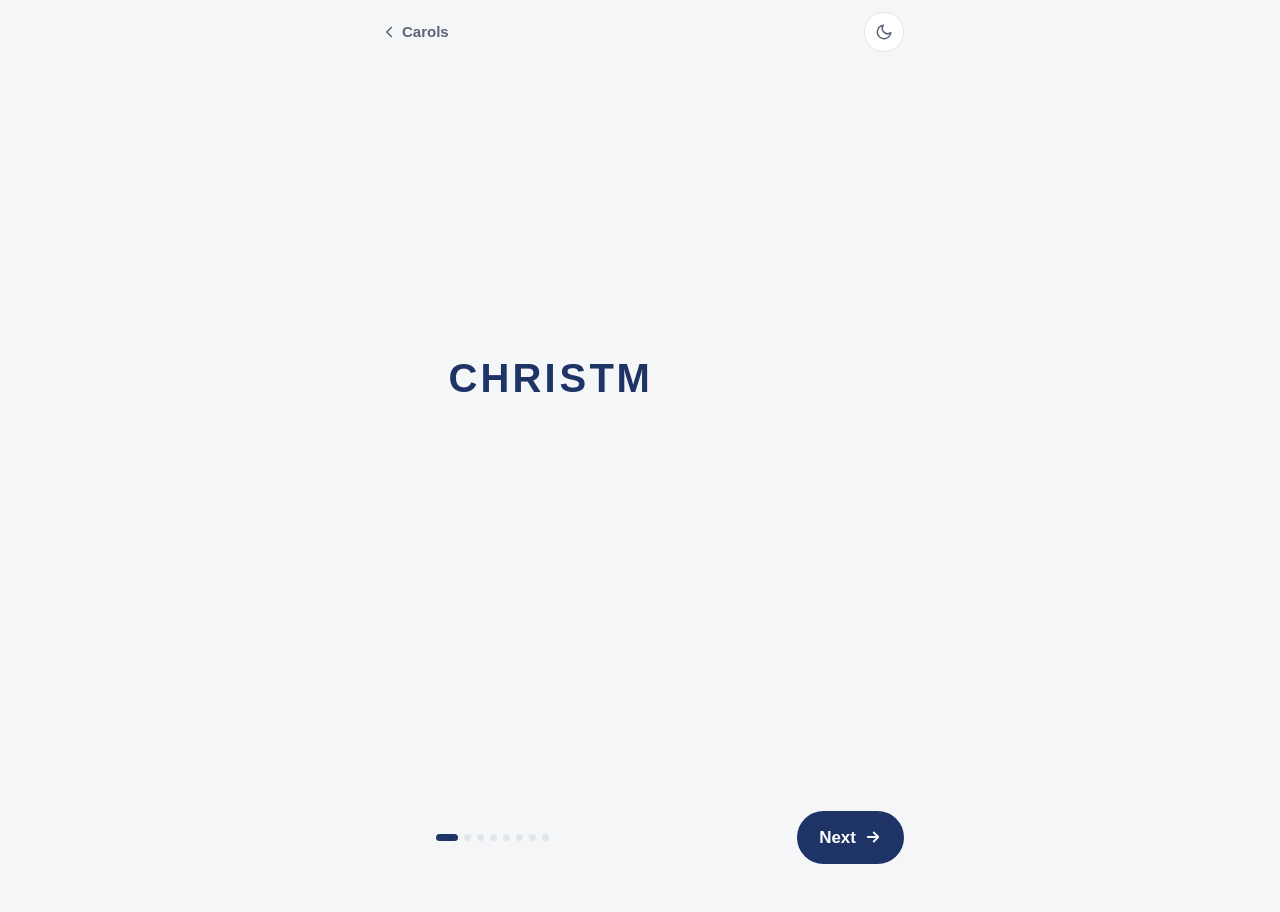
<file: signup.html>
<!DOCTYPE html>
<html lang="en">
<head>
    <meta charset="UTF-8">
    <meta name="viewport" content="width=device-width, initial-scale=1.0, viewport-fit=cover">
    <title>Caroling Sign-up · RBCSF</title>
    <meta name="theme-color" content="#f5f6f8" id="themeColor">
    <link rel="icon" type="image/png" href="logo.png">
    <link rel="apple-touch-icon" href="apple-touch-icon.png">
    <script>
        (function () {
            var t = null;
            try { t = localStorage.getItem('carols-theme'); } catch (e) {}
            if (t !== 'dark') t = 'light'; // light unless the person picked dark
            document.documentElement.setAttribute('data-theme', t);
        })();
    </script>
    <style>
        :root {
            --bg: #f5f6f8;
            --surface: #ffffff;
            --surface-2: #eef0f4;
            --border: #e2e5eb;
            --text: #141a2b;
            --text-2: #5b6377;
            --text-3: #8b92a3;
            --accent: #1f3466;
            --accent-hover: #182a54;
            --accent-text: #ffffff;
            --accent-soft: #e6eaf3;
            --danger: #c4362c;
            --shadow: 0 1px 2px rgba(16, 24, 40, 0.05);
            --radius: 14px;
        }
        :root[data-theme="dark"] {
            --bg: #0d111b;
            --surface: #161b28;
            --surface-2: #1e2433;
            --border: #262d3e;
            --text: #eef1f7;
            --text-2: #a3abbd;
            --text-3: #6f7890;
            --accent: #9db3e6;
            --accent-hover: #b6c7ee;
            --accent-text: #0d111b;
            --accent-soft: #1f2a44;
            --danger: #f08a80;
            --shadow: none;
        }

        * { margin: 0; padding: 0; box-sizing: border-box; }
        [hidden] { display: none !important; }
        html { -webkit-text-size-adjust: 100%; }
        body {
            font-family: -apple-system, BlinkMacSystemFont, 'SF Pro Text', 'Segoe UI', Roboto, Helvetica, Arial, sans-serif;
            background: var(--bg);
            color: var(--text);
            min-height: 100vh;
            line-height: 1.5;
            -webkit-font-smoothing: antialiased;
            -webkit-tap-highlight-color: transparent;
        }
        button, input, select, textarea { font: inherit; color: inherit; }
        a { color: var(--accent); }

        .topbar {
            max-width: 560px; margin: 0 auto;
            display: flex; align-items: center; justify-content: space-between;
            padding: calc(12px + env(safe-area-inset-top)) 16px 0;
        }
        .back-link {
            display: inline-flex; align-items: center; gap: 4px;
            font-size: 15px; font-weight: 600; text-decoration: none; color: var(--text-2);
            padding: 8px 4px; border: none; background: none; cursor: pointer;
        }
        .back-link svg { width: 18px; height: 18px; }
        .icon-btn {
            width: 40px; height: 40px; border-radius: 50%;
            border: 1px solid var(--border); background: var(--surface); color: var(--text-2);
            display: inline-flex; align-items: center; justify-content: center; cursor: pointer;
        }
        .icon-btn svg { width: 18px; height: 18px; }
        .theme-toggle .icon-sun { display: none; }
        :root[data-theme="dark"] .theme-toggle .icon-sun { display: block; }
        :root[data-theme="dark"] .theme-toggle .icon-moon { display: none; }

        .container { max-width: 560px; margin: 0 auto; padding: 0 16px calc(40px + env(safe-area-inset-bottom)); }

        header { text-align: center; padding: 0 0 20px; }
        .logo { display: block; width: 92px; height: 92px; margin: -4px auto 0; }
        .logo-dark { display: none; }
        :root[data-theme="dark"] .logo-light { display: none; }
        :root[data-theme="dark"] .logo-dark { display: block; }
        h1 { font-size: 27px; font-weight: 700; letter-spacing: -0.02em; line-height: 1.15; margin-top: 4px; }
        .lead { font-size: 16px; color: var(--text-2); margin-top: 10px; }

        .info {
            display: flex; gap: 12px; align-items: center;
            background: var(--surface); border: 1px solid var(--border); border-radius: var(--radius);
            padding: 12px 14px; margin-bottom: 20px; box-shadow: var(--shadow);
        }
        .date-badge {
            width: 40px; height: 40px; border-radius: 10px; flex-shrink: 0;
            background: var(--accent); color: var(--accent-text);
            display: flex; flex-direction: column; align-items: center; justify-content: center; line-height: 1;
        }
        .date-badge .m { font-size: 9px; font-weight: 700; letter-spacing: 0.08em; }
        .date-badge .d { font-size: 17px; font-weight: 700; margin-top: 2px; }
        .info-text { font-size: 14px; color: var(--text-2); }
        .info-text strong { color: var(--text); }

        /* Three choices */
        .choices { display: grid; gap: 10px; }
        .choice {
            display: flex; align-items: center; gap: 14px; width: 100%;
            padding: 16px; text-align: left; cursor: pointer;
            background: var(--surface); border: 1px solid var(--border); border-radius: var(--radius);
            box-shadow: var(--shadow); transition: border-color 0.15s, transform 0.1s;
        }
        .choice:hover { border-color: var(--accent); }
        .choice:active { transform: scale(0.99); }
        .choice .ic {
            width: 44px; height: 44px; border-radius: 12px; flex-shrink: 0;
            display: flex; align-items: center; justify-content: center;
            background: var(--accent-soft); color: var(--accent);
        }
        .choice .ic svg { width: 22px; height: 22px; }
        .choice .t1 { display: block; font-size: 17px; font-weight: 700; color: var(--text); }
        .choice .t2 { display: block; font-size: 14px; color: var(--text-2); margin-top: 2px; }
        .choice .chev { width: 18px; height: 18px; color: var(--text-3); margin-left: auto; flex-shrink: 0; }
        .choice.main { background: var(--accent); border-color: var(--accent); padding: 20px 16px; }
        .choice.main .ic { background: rgba(255, 255, 255, 0.16); color: var(--accent-text); }
        :root[data-theme="dark"] .choice.main .ic { background: rgba(13, 17, 27, 0.14); }
        .choice.main .t1 { color: var(--accent-text); font-size: 18px; }
        .choice.main .t2 { color: var(--accent-text); opacity: 0.85; }
        .choice.main .chev { color: var(--accent-text); opacity: 0.7; }
        .priority {
            display: inline-block; font-size: 11px; font-weight: 700; letter-spacing: 0.06em; text-transform: uppercase;
            background: rgba(255, 255, 255, 0.18); color: var(--accent-text); border-radius: 6px; padding: 2px 7px; margin-bottom: 6px;
        }
        :root[data-theme="dark"] .priority { background: rgba(13, 17, 27, 0.16); }
        .section-label {
            font-size: 13px; font-weight: 600; color: var(--text-3);
            text-transform: uppercase; letter-spacing: 0.06em; margin: 14px 4px 0;
        }

        /* Forms */
        .card {
            background: var(--surface); border: 1px solid var(--border); border-radius: var(--radius);
            padding: 18px 16px; box-shadow: var(--shadow);
        }
        .form-head { margin-bottom: 16px; }
        .form-head h2 { font-size: 22px; font-weight: 700; letter-spacing: -0.01em; line-height: 1.2; }
        .form-head p { font-size: 15px; color: var(--text-2); margin-top: 6px; }
        form { display: flex; flex-direction: column; gap: 16px; }
        .group-label {
            font-size: 12px; font-weight: 700; letter-spacing: 0.06em; text-transform: uppercase;
            color: var(--text-3); padding-top: 6px; border-top: 1px solid var(--border); margin-top: 4px;
        }
        .group-label.first { border-top: none; padding-top: 0; margin-top: 0; }
        .field { display: flex; flex-direction: column; gap: 6px; flex: 1; min-width: 0; }
        .field > span, .legend { font-size: 14px; font-weight: 600; color: var(--text-2); }
        .field .opt { font-weight: 400; color: var(--text-3); }
        .field-row { display: flex; gap: 12px; }
        .time-row { display: flex; align-items: center; gap: 8px; }
        .time-row select {
            flex: 1; min-width: 0; padding: 12px 30px 12px 12px; font-size: 17px; font-weight: 600;
            border: 1px solid var(--border); border-radius: 10px; background-color: var(--bg); color: var(--text);
            -webkit-appearance: none; appearance: none;
            background-image: url("data:image/svg+xml,%3Csvg xmlns='http://www.w3.org/2000/svg' viewBox='0 0 24 24' fill='none' stroke='%238b92a3' stroke-width='2.2' stroke-linecap='round'%3E%3Cpath d='m6 9 6 6 6-6'/%3E%3C/svg%3E");
            background-repeat: no-repeat; background-position: right 10px center; background-size: 16px;
        }
        .time-row select:focus { outline: none; border-color: var(--accent); box-shadow: 0 0 0 3px var(--accent-soft); }
        .time-row b { font-size: 18px; color: var(--text-2); }
        .time-row .pm { font-size: 17px; font-weight: 700; color: var(--accent); background: var(--accent-soft); border-radius: 10px; padding: 12px 14px; }
        .field input, .field textarea {
            width: 100%; padding: 12px; border: 1px solid var(--border); border-radius: 10px;
            background: var(--bg); color: var(--text); font-size: 16px; -webkit-appearance: none; appearance: none;
        }
        .field textarea { min-height: 84px; resize: vertical; line-height: 1.5; }
        .field input:focus, .field textarea:focus { outline: none; border-color: var(--accent); box-shadow: 0 0 0 3px var(--accent-soft); }

        fieldset { border: none; display: flex; flex-direction: column; gap: 8px; }
        .seg { display: grid; grid-template-columns: repeat(3, 1fr); gap: 6px; }
        .seg label, .radio-card {
            position: relative; cursor: pointer;
            border: 1px solid var(--border); border-radius: 10px; background: var(--bg);
        }
        .seg label { text-align: center; padding: 11px 6px; font-size: 15px; font-weight: 600; color: var(--text-2); }
        .seg label small { display: block; font-size: 12px; font-weight: 500; color: var(--text-3); }
        .seg input, .radio-card input { position: absolute; opacity: 0; pointer-events: none; }
        .seg label:has(input:checked), .radio-card:has(input:checked) {
            border-color: var(--accent); background: var(--accent-soft); color: var(--accent);
            box-shadow: inset 0 0 0 1px var(--accent);
        }
        .seg label:has(input:checked) small { color: var(--accent); }
        .seg label:has(input:focus-visible), .radio-card:has(input:focus-visible) { box-shadow: 0 0 0 3px var(--accent-soft), inset 0 0 0 1px var(--accent); }
        .radio-card { display: flex; align-items: center; gap: 12px; padding: 12px; font-size: 15px; font-weight: 600; color: var(--text); }
        .radio-card .dot {
            width: 20px; height: 20px; border-radius: 50%; border: 2px solid var(--border); flex-shrink: 0;
            display: flex; align-items: center; justify-content: center;
        }
        .radio-card:has(input:checked) .dot { border-color: var(--accent); }
        .radio-card:has(input:checked) .dot::after { content: ''; width: 10px; height: 10px; border-radius: 50%; background: var(--accent); }
        .radio-card small { display: block; font-size: 13px; font-weight: 400; color: var(--text-2); }
        .seats-row { display: flex; align-items: center; gap: 10px; padding: 4px 0 0 32px; font-size: 15px; color: var(--text-2); }

        .stepper { display: inline-flex; align-items: center; border: 1px solid var(--border); border-radius: 10px; background: var(--bg); }
        .stepper button {
            width: 42px; height: 42px; border: none; background: none; cursor: pointer;
            font-size: 20px; font-weight: 600; color: var(--accent);
        }
        .stepper button:disabled { color: var(--text-3); opacity: 0.5; cursor: default; }
        .stepper output { min-width: 32px; text-align: center; font-size: 17px; font-weight: 700; font-variant-numeric: tabular-nums; }

        .check {
            display: flex; gap: 12px; align-items: flex-start; cursor: pointer;
            padding: 14px; border-radius: 12px; background: var(--accent-soft);
            font-size: 15px; font-weight: 600; color: var(--text);
        }
        .check input { width: 22px; height: 22px; accent-color: var(--accent); flex-shrink: 0; margin-top: 1px; }
        .check small { display: block; font-weight: 400; color: var(--text-2); font-size: 13px; margin-top: 2px; }

        .submit {
            width: 100%; padding: 15px; border-radius: 12px; border: none; cursor: pointer;
            background: var(--accent); color: var(--accent-text); font-size: 17px; font-weight: 700;
        }
        .submit:hover { background: var(--accent-hover); }
        .submit:disabled { opacity: 0.6; cursor: default; }
        .error-msg { color: var(--danger); font-size: 14px; font-weight: 600; }
        .privacy { font-size: 13px; color: var(--text-3); text-align: center; }

        /* Done + closed */
        .done { text-align: center; padding: 28px 18px; }
        .done .big-check {
            width: 64px; height: 64px; border-radius: 50%; margin: 0 auto 14px;
            background: var(--accent); color: var(--accent-text); display: flex; align-items: center; justify-content: center;
        }
        .done .big-check svg { width: 32px; height: 32px; }
        .done h2 { font-size: 22px; font-weight: 700; }
        .done p { color: var(--text-2); margin-top: 8px; font-size: 15px; }
        .done .actions { display: grid; gap: 10px; margin-top: 20px; }
        .btn-secondary {
            display: block; width: 100%; padding: 14px; border-radius: 12px; text-align: center; text-decoration: none;
            border: 1px solid var(--border); background: var(--surface); color: var(--text); font-size: 16px; font-weight: 600; cursor: pointer;
        }

        /* ----- Intro cards ----- */
        .intro { min-height: calc(100vh - 80px); min-height: calc(100svh - 80px); display: flex; flex-direction: column; padding-bottom: 8px; }
        .intro-stage { flex: 1; display: flex; align-items: center; position: relative; }
        .slide { width: 100%; padding: 8px 4px 24px; }
        .slide.enter { animation: slideIn 0.45s cubic-bezier(.2, .7, .2, 1) both; }
        .slide.leave { animation: slideOut 0.22s ease-in both; }
        @keyframes slideIn { from { opacity: 0; transform: translateY(18px); } to { opacity: 1; transform: none; } }
        @keyframes slideOut { to { opacity: 0; transform: translateY(-12px); } }
        .slide .eyebrow { font-size: 13px; font-weight: 700; letter-spacing: 0.08em; text-transform: uppercase; color: var(--accent); margin-bottom: 14px; }
        .slide h2 { font-size: 31px; line-height: 1.15; font-weight: 800; letter-spacing: -0.025em; color: var(--text); }
        .slide p.body { font-size: 18px; color: var(--text-2); margin-top: 16px; line-height: 1.5; }
        .slide p.body strong { color: var(--text); }
        .verse {
            margin-top: 4px; padding: 20px 20px 18px; border-radius: 18px;
            background: var(--surface); border: 1px solid var(--border); box-shadow: var(--shadow);
            position: relative;
        }
        .verse::before {
            content: '\201C'; position: absolute; top: -18px; left: 14px;
            font: 800 64px/1 Georgia, serif; color: var(--accent);
        }
        .verse q { quotes: none; display: block; font-size: 20px; line-height: 1.5; font-weight: 600; color: var(--text); }
        .verse cite { display: block; margin-top: 14px; font-style: normal; font-size: 22px; font-weight: 800; letter-spacing: -0.01em; color: var(--accent); }
        .verse + p.body { margin-top: 20px; }
        .verse + .verse { margin-top: 30px; }
        .hl { background: linear-gradient(transparent 60%, var(--accent-soft) 60%); padding: 0 2px; }

        /* “ Sing. Pray. Dip. ” */
        .dip-line { display: flex; flex-wrap: wrap; align-items: center; gap: 10px 8px; margin: 18px 0 4px; }
        .dip-group { display: flex; align-items: center; gap: 5px; flex-wrap: nowrap; }
        .dip-line .box {
            font-size: clamp(19px, 6vw, 26px); font-weight: 800; letter-spacing: -0.02em;
            padding: 8px 12px; border-radius: 12px; background: var(--accent); color: var(--accent-text);
            display: inline-block; transform-origin: center bottom;
        }
        .dip-line .box.soft { background: var(--accent-soft); color: var(--accent); }
        .dip-line .qm { font: 800 34px/1 Georgia, serif; color: var(--accent); align-self: flex-start; margin-top: -4px; }
        .dip-line .qm.close { align-self: flex-end; margin: 0 0 -16px; }
        .dip-line .dots3 { font-size: 24px; font-weight: 800; color: var(--accent); }
        .dip-line + p.body { margin-top: 18px; }

        /* While the intro plays, pieces wait hidden and pop in on cue */
        .slide .wait { opacity: 0; }
        .slide .pop { animation: pop 0.45s cubic-bezier(.3, 1.6, .5, 1) both; }
        .slide .land { animation: land 0.35s ease-out both; }
        .slide .fade { animation: riseIn 0.5s ease-out both; }
        .slide .box.wiggle { animation: wiggle 0.6s ease-in-out both; }
        @keyframes pop { from { opacity: 0; transform: translateY(10px) scale(0.85); } to { opacity: 1; transform: none; } }
        @keyframes land { from { opacity: 0.4; transform: scale(1.12); } to { opacity: 1; transform: none; } }
        @keyframes riseIn { from { opacity: 0; transform: translateY(14px); } to { opacity: 1; transform: none; } }
        @keyframes wiggle { 0%, 100% { transform: none; } 30% { transform: translateX(8px) rotate(5deg); } 60% { transform: translateX(-3px) rotate(-2deg); } }

        /* The big word that appears first, then flies into its box */
        .floater {
            position: fixed; left: 50%; top: 42%; z-index: 40; pointer-events: none;
            transform: translate(-50%, -50%);
            font-size: 44px; font-weight: 800; letter-spacing: -0.03em; white-space: nowrap;
            padding: 12px 22px; border-radius: 20px; background: var(--accent); color: var(--accent-text);
            box-shadow: 0 18px 40px rgba(16, 24, 40, 0.18);
        }

        .floater.title {
            background: none; box-shadow: none; padding: 0; border-radius: 0;
            color: var(--accent); font-size: 30px; letter-spacing: 0.08em; text-transform: uppercase;
        }

        /* Last card: the trailer video */
        .slide.video-slide { display: flex; flex-direction: column; align-items: center; }
        .trailer {
            position: relative; height: min(calc(100vh - 210px), 640px); height: min(calc(100svh - 210px), 640px); aspect-ratio: 9 / 16; max-width: 100%;
            border-radius: 22px; overflow: hidden; background: #000; box-shadow: 0 18px 44px rgba(16, 24, 40, 0.22);
        }
        .trailer video { width: 100%; height: 100%; object-fit: cover; display: block; }
        .trailer-btn {
            position: absolute; border: none; cursor: pointer; color: #fff;
            background: rgba(0, 0, 0, 0.45); -webkit-backdrop-filter: blur(6px); backdrop-filter: blur(6px);
            display: inline-flex; align-items: center; justify-content: center; gap: 6px; font-weight: 700;
        }
        .trailer-btn svg { width: 18px; height: 18px; }
        .trailer-sound { right: 12px; bottom: 12px; height: 38px; min-width: 38px; padding: 0 12px; border-radius: 999px; font-size: 13px; }
        .trailer-sound .label { display: none; }
        .trailer.muted .trailer-sound .label { display: inline; }
        .trailer .icon-on { display: block; } .trailer .icon-off { display: none; }
        .trailer.muted .icon-on { display: none; } .trailer.muted .icon-off { display: block; }
        .trailer-replay { left: 50%; top: 50%; transform: translate(-50%, -50%); width: 64px; height: 64px; border-radius: 50%; }
        .trailer-replay svg { width: 26px; height: 26px; }
        .trailer:not(.ended) .trailer-replay { display: none; }
        .next-btn.ready { animation: breathe 1.6s ease-in-out infinite; }
        @keyframes breathe { 50% { transform: scale(1.06); } }

        /* "CAROLING 2026" types in letter by letter */
        .floater.title.opening-title { font-size: 40px; }
        .floater .ch { opacity: 0; display: inline-block; }
        .floater.cap {
            background: none; box-shadow: none; padding: 0; border-radius: 0;
            color: var(--text-2); font-size: 23px; font-weight: 700; letter-spacing: -0.01em;
        }
        .floater .ch.on { animation: chIn 0.28s cubic-bezier(.3, 1.6, .5, 1) both; }
        @keyframes chIn { from { opacity: 0; transform: translateY(8px) scale(0.6); } to { opacity: 1; transform: none; } }

        /* Falling snow behind the intro */
        .snow { position: fixed; inset: 0; pointer-events: none; z-index: 0; overflow: hidden; opacity: 0; transition: opacity 0.8s; }
        body.intro-on .snow { opacity: 1; }
        .flake {
            position: absolute; top: -16px; background: var(--accent); animation: fall linear infinite;
            -webkit-mask: url("data:image/svg+xml,%3Csvg xmlns='http://www.w3.org/2000/svg' viewBox='0 0 24 24' fill='none' stroke='black' stroke-width='1.8' stroke-linecap='round'%3E%3Cpath d='M12 2v20M3.3 7l17.4 10M3.3 17l17.4-10'/%3E%3Cpath d='M9.5 3.8 12 6l2.5-2.2M9.5 20.2 12 18l2.5 2.2'/%3E%3Cpath d='M3.6 10.3 6.8 9.6 5.9 6.4M18.1 17.6 17.2 14.4 20.4 13.7'/%3E%3Cpath d='M3.6 13.7 6.8 14.4 5.9 17.6M18.1 6.4 17.2 9.6 20.4 10.3'/%3E%3C/svg%3E") center / contain no-repeat;
            mask: url("data:image/svg+xml,%3Csvg xmlns='http://www.w3.org/2000/svg' viewBox='0 0 24 24' fill='none' stroke='black' stroke-width='1.8' stroke-linecap='round'%3E%3Cpath d='M12 2v20M3.3 7l17.4 10M3.3 17l17.4-10'/%3E%3Cpath d='M9.5 3.8 12 6l2.5-2.2M9.5 20.2 12 18l2.5 2.2'/%3E%3Cpath d='M3.6 10.3 6.8 9.6 5.9 6.4M18.1 17.6 17.2 14.4 20.4 13.7'/%3E%3Cpath d='M3.6 13.7 6.8 14.4 5.9 17.6M18.1 6.4 17.2 9.6 20.4 10.3'/%3E%3C/svg%3E") center / contain no-repeat;
        }
        @keyframes fall { to { transform: translate3d(var(--drift), 106vh, 0) rotate(var(--spin)); } }
        .topbar, .container { position: relative; z-index: 1; }

        .top-actions { display: flex; gap: 8px; }

        /* Word-by-word text */
        .slide .w { display: inline-block; opacity: 0; animation: wordIn 0.32s ease-out both; }
        @keyframes wordIn { from { opacity: 0; transform: translateY(5px); } to { opacity: 1; transform: none; } }
        .verse.jump { transform-origin: left center; }

        /* Headlines (and verse boxes) jump in with a little wiggle */
        .slide .jump { animation: jump 0.75s cubic-bezier(.3, 1.5, .5, 1) both; transform-origin: left bottom; }
        @keyframes jump {
            0% { opacity: 0; transform: translateY(24px) scale(0.92); }
            55% { opacity: 1; transform: translateY(-6px) scale(1.03) rotate(-1.2deg); }
            75% { transform: translateY(2px) rotate(0.8deg); }
            100% { opacity: 1; transform: none; }
        }

        .intro-nav { display: flex; align-items: center; gap: 12px; }
        .dots { display: flex; gap: 6px; flex: 1; min-width: 0; }
        @media (max-width: 360px) {
            .intro-nav { gap: 8px; }
            .next-btn { padding: 13px 16px; font-size: 16px; }
            .skip-btn { padding: 8px 2px; }
            .dots { gap: 4px; }
        }
        .dots i { width: 7px; height: 7px; border-radius: 99px; background: var(--border); transition: width 0.25s, background-color 0.25s; }
        .dots i.on { width: 22px; background: var(--accent); }
        .next-btn {
            display: inline-flex; align-items: center; gap: 8px;
            padding: 14px 22px; border-radius: 999px; border: none; cursor: pointer;
            background: var(--accent); color: var(--accent-text); font-size: 17px; font-weight: 700;
        }
        .next-btn svg { width: 18px; height: 18px; }
        .next-btn:active { transform: scale(0.97); }
        .skip-btn { border: none; background: none; color: var(--text-3); font-size: 15px; font-weight: 600; cursor: pointer; padding: 8px; }
        .prev-btn {
            width: 48px; height: 48px; border-radius: 50%; border: 1px solid var(--border); background: var(--surface);
            color: var(--text-2); display: inline-flex; align-items: center; justify-content: center; cursor: pointer; flex-shrink: 0;
        }
        .prev-btn svg { width: 18px; height: 18px; }
        .prev-btn:disabled { visibility: hidden; }

        /* The full story under the buttons */
        .why { margin-top: 32px; }
        .why h3 { font-size: 13px; font-weight: 700; letter-spacing: 0.06em; text-transform: uppercase; color: var(--text-3); margin: 0 4px 10px; }
        .why-card { background: var(--surface); border: 1px solid var(--border); border-radius: var(--radius); padding: 18px 16px; box-shadow: var(--shadow); }
        .why-card .slide { padding: 0; }
        .why-card .slide + .slide { margin-top: 26px; padding-top: 22px; border-top: 1px solid var(--border); }
        .why-card .slide h2 { font-size: 21px; }
        .why-card .slide p.body { font-size: 16px; margin-top: 8px; }
        .why-card .slide .eyebrow { margin-bottom: 8px; }
        .why-card .verse { box-shadow: none; background: var(--bg); margin-top: 14px; }
        .why-card .verse q { font-size: 17px; }
        .why-card .verse cite { font-size: 18px; }
        .why-card .dip-line .box { font-size: clamp(15px, 4.4vw, 20px); }
        .replay { display: block; margin: 14px auto 0; border: none; background: none; color: var(--accent); font-size: 15px; font-weight: 600; cursor: pointer; }

        @media (prefers-reduced-motion: reduce) {
            .slide.enter, .slide.leave, .slide .wait, .slide .pop, .slide .land, .slide .fade, .slide .jump, .slide .wiggle, .slide .w { animation: none !important; opacity: 1 !important; transform: none !important; }
            .floater { display: none; }
            .snow { display: none; }
            .next-btn.ready { animation: none; }
        }

        footer { text-align: center; color: var(--text-3); font-size: 13px; margin-top: 28px; }
    </style>
</head>
<body>
    <div class="topbar">
        <a class="back-link" id="topBack" href="./">
            <svg viewBox="0 0 24 24" fill="none" stroke="currentColor" stroke-width="2.2" stroke-linecap="round" stroke-linejoin="round"><path d="m15 18-6-6 6-6"/></svg>
            <span id="topBackText">Carols</span>
        </a>
        <div class="top-actions">
        <button class="icon-btn theme-toggle" id="themeToggle" aria-label="Switch light / dark mode">
            <svg class="icon-moon" viewBox="0 0 24 24" fill="none" stroke="currentColor" stroke-width="2" stroke-linecap="round" stroke-linejoin="round"><path d="M21 12.8A9 9 0 1 1 11.2 3a7 7 0 0 0 9.8 9.8z"/></svg>
            <svg class="icon-sun" viewBox="0 0 24 24" fill="none" stroke="currentColor" stroke-width="2" stroke-linecap="round" stroke-linejoin="round"><circle cx="12" cy="12" r="4"/><path d="M12 2v2M12 20v2M4.9 4.9l1.4 1.4M17.7 17.7l1.4 1.4M2 12h2M20 12h2M4.9 19.1l1.4-1.4M17.7 6.3l1.4-1.4"/></svg>
        </button>
        </div>
    </div>
    <div class="snow" id="snow" aria-hidden="true"></div>

    <div class="container">
        <!-- ===== Intro cards (first visit) ===== -->
        <section id="view-intro" class="intro" hidden>
            <div class="intro-stage" id="introStage"></div>
            <div class="intro-nav">
                <button class="prev-btn" id="introPrev" aria-label="Previous"><svg viewBox="0 0 24 24" fill="none" stroke="currentColor" stroke-width="2.2" stroke-linecap="round" stroke-linejoin="round"><path d="m15 18-6-6 6-6"/></svg></button>
                <div class="dots" id="introDots"></div>
                <button class="next-btn" id="introNext"><span>Next</span><svg viewBox="0 0 24 24" fill="none" stroke="currentColor" stroke-width="2.4" stroke-linecap="round" stroke-linejoin="round"><path d="M5 12h14M13 6l6 6-6 6"/></svg></button>
            </div>
        </section>

        <!-- ===== Start: three choices, then the full story ===== -->
        <section id="view-start">
            <header>
                <img class="logo logo-light" src="logo.png" alt="RBCSF">
                <img class="logo logo-dark" src="logo-white.png" alt="RBCSF">
                <h1>Caroling Sign-up</h1>
                <p class="lead">Sign up a friend who doesn't know Jesus yet, tell us you're coming, or add your own home.</p>
            </header>

            <div class="info">
                <span class="date-badge"><span class="m">DEC</span><span class="d">24</span></span>
                <span class="date-badge"><span class="m">DEC</span><span class="d">25</span></span>
                <span class="info-text"><strong>We leave from church together</strong> after the service on both nights.</span>
            </div>

            <p class="error-msg" id="closedNote" hidden style="text-align:center;margin-bottom:16px">Sign-ups closed on December 20. Thank you to everyone who signed up!</p>

            <div class="choices" id="choices">
                <button class="choice main" data-go="invite">
                    <span class="ic"><svg viewBox="0 0 24 24" fill="none" stroke="currentColor" stroke-width="2" stroke-linecap="round" stroke-linejoin="round"><path d="M3 10.5 12 3l9 7.5"/><path d="M5 9.5V21h14V9.5"/><path d="M12 17.5s-3.2-2-3.2-4.1a1.8 1.8 0 0 1 3.2-1.1 1.8 1.8 0 0 1 3.2 1.1c0 2.1-3.2 4.1-3.2 4.1z"/></svg></span>
                    <span>
                        <span class="priority">Most important</span>
                        <span class="t1">Sign up a neighbor or friend</span>
                        <span class="t2">Someone who isn't a Christian said yes. These homes come first.</span>
                    </span>
                    <svg class="chev" viewBox="0 0 24 24" fill="none" stroke="currentColor" stroke-width="2.2" stroke-linecap="round" stroke-linejoin="round"><path d="m9 18 6-6-6-6"/></svg>
                </button>

                <p class="section-label">From our church</p>
                <button class="choice" data-go="coming">
                    <span class="ic"><svg viewBox="0 0 24 24" fill="none" stroke="currentColor" stroke-width="2" stroke-linecap="round" stroke-linejoin="round"><circle cx="9" cy="8" r="3.2"/><path d="M3.5 20a5.5 5.5 0 0 1 11 0"/><circle cx="17" cy="9" r="2.6"/><path d="M16 14.2a4.6 4.6 0 0 1 5.5 4.8"/></svg></span>
                    <span>
                        <span class="t1">I'm coming caroling</span>
                        <span class="t2">Let us know you're coming and if you can drive.</span>
                    </span>
                    <svg class="chev" viewBox="0 0 24 24" fill="none" stroke="currentColor" stroke-width="2.2" stroke-linecap="round" stroke-linejoin="round"><path d="m9 18 6-6-6-6"/></svg>
                </button>
                <button class="choice" data-go="home">
                    <span class="ic"><svg viewBox="0 0 24 24" fill="none" stroke="currentColor" stroke-width="2" stroke-linecap="round" stroke-linejoin="round"><path d="M3 10.5 12 3l9 7.5"/><path d="M5 9.5V21h14V9.5"/><path d="M10 21v-6h4v6"/></svg></span>
                    <span>
                        <span class="t1">Sign up my own home</span>
                        <span class="t2">Church members: we'd love to visit you too, as time allows.</span>
                    </span>
                    <svg class="chev" viewBox="0 0 24 24" fill="none" stroke="currentColor" stroke-width="2.2" stroke-linecap="round" stroke-linejoin="round"><path d="m9 18 6-6-6-6"/></svg>
                </button>
            </div>
            <section class="why">
                <h3>Why we're doing this</h3>
                <div class="why-card" id="whyCard"></div>
                <button class="replay" id="replayIntro">Replay the intro</button>
            </section>
            <footer>Sign-ups close December 20 · RBCSF</footer>
        </section>

        <!-- ===== Sign up a neighbor or friend ===== -->
        <section id="view-invite" class="card" hidden>
            <div class="form-head">
                <h2>Sign up a neighbor or friend</h2>
                <p>Only sign up people who said yes. Our group will come sing a few carols at their door.</p>
            </div>
            <form data-kind="neighbor" novalidate>
                <p class="group-label first">Who are we visiting?</p>
                <label class="field"><span>Their name</span><input name="name" required placeholder="e.g. The Garcia family" autocomplete="off"></label>
                <label class="field"><span>Street address</span><input name="address" required placeholder="e.g. 1234 Oak St" autocomplete="off"></label>
                <label class="field"><span>City</span><input name="city" required list="cityList" autocomplete="off"></label>
                <fieldset>
                    <span class="legend">Which night works for them?</span>
                    <div class="seg">
                        <label><input type="radio" name="day" value="24" required>Dec 24<small>Christmas Eve</small></label>
                        <label><input type="radio" name="day" value="25">Dec 25<small>Christmas Day</small></label>
                        <label><input type="radio" name="day" value="either">Either<small>night</small></label>
                    </div>
                </fieldset>
                <div class="field"><span>Preferred time</span>
                    <div class="time-row">
                        <select name="time_h" required aria-label="Hour"></select>
                        <b>:</b>
                        <select name="time_m" aria-label="Minutes"></select>
                        <span class="pm">PM</span>
                    </div>
                </div>
                <label class="field"><span>Notes <span class="opt">(optional)</span></span><textarea name="notes" maxlength="500" placeholder="Parking info, if needed. For example: park down the street, don't park in the driveway."></textarea></label>

                <p class="group-label">About you</p>
                <div class="field-row">
                    <label class="field"><span>Your name</span><input name="contact_name" required autocomplete="name" data-remember="name"></label>
                    <label class="field"><span>Your phone</span><input name="contact_phone" required type="tel" autocomplete="tel" data-remember="phone"></label>
                </div>
                <label class="check"><input type="checkbox" name="agreed" required>
                    <span>They said yes to us coming to carol for them.<small>If you can, come with us that night. It means a lot to see a familiar face.</small></span>
                </label>
                <p class="error-msg" hidden></p>
                <button class="submit" type="submit">Sign them up</button>
                <p class="privacy">Only the caroling leader sees these details.</p>
            </form>
        </section>

        <!-- ===== I'm coming caroling ===== -->
        <section id="view-coming" class="card" hidden>
            <div class="form-head">
                <h2>I'm coming caroling</h2>
                <p>So we know how many are coming and can make sure everyone has a ride.</p>
            </div>
            <form data-kind="caroler" novalidate>
                <div class="field-row">
                    <label class="field"><span>Your name</span><input name="name" required autocomplete="name" data-remember="name"></label>
                    <label class="field"><span>Phone</span><input name="phone" required type="tel" autocomplete="tel" data-remember="phone"></label>
                </div>
                <fieldset>
                    <span class="legend">How many people, including you?</span>
                    <div><span class="stepper" data-stepper="people" data-min="1" data-max="15">
                        <button type="button" data-step="-1" aria-label="Fewer">−</button><output>1</output><button type="button" data-step="1" aria-label="More">+</button>
                    </span></div>
                </fieldset>
                <fieldset>
                    <span class="legend">Which nights?</span>
                    <div class="seg">
                        <label><input type="radio" name="day" value="24" required>Dec 24<small>Christmas Eve</small></label>
                        <label><input type="radio" name="day" value="25">Dec 25<small>Christmas Day</small></label>
                        <label><input type="radio" name="day" value="both">Both<small>nights</small></label>
                    </div>
                </fieldset>
                <fieldset>
                    <span class="legend">How are you getting there?</span>
                    <label class="radio-card"><input type="radio" name="transport" value="seats" required><span class="dot"></span>
                        <span>I'm driving and have free seats<small>I can take others with me</small></span></label>
                    <div class="seats-row" id="seatsRow" hidden>
                        <span>Free seats:</span>
                        <span class="stepper" data-stepper="seats" data-min="1" data-max="12">
                            <button type="button" data-step="-1" aria-label="Fewer seats">−</button><output>2</output><button type="button" data-step="1" aria-label="More seats">+</button>
                        </span>
                    </div>
                    <label class="radio-card"><input type="radio" name="transport" value="full"><span class="dot"></span>
                        <span>I'm driving, no free seats<small>My car is full</small></span></label>
                    <label class="radio-card"><input type="radio" name="transport" value="ride"><span class="dot"></span>
                        <span>I need a ride<small>We'll match you with a driver</small></span></label>
                </fieldset>
                <label class="field"><span>Notes <span class="opt">(optional)</span></span><textarea name="notes" maxlength="500" placeholder="Anything we should know"></textarea></label>
                <p class="error-msg" hidden></p>
                <button class="submit" type="submit">I'm coming</button>
            </form>
        </section>

        <!-- ===== Sign up my own home ===== -->
        <section id="view-home" class="card" hidden>
            <div class="form-head">
                <h2>Sign up my own home</h2>
                <p>We'll visit church families as time allows, after the homes of friends we've invited.</p>
            </div>
            <form data-kind="member" novalidate>
                <label class="field"><span>Family name</span><input name="name" required placeholder="e.g. The Popescu family" autocomplete="off"></label>
                <label class="field"><span>Phone</span><input name="phone" required type="tel" autocomplete="tel" data-remember="phone"></label>
                <label class="field"><span>Street address</span><input name="address" required autocomplete="street-address"></label>
                <label class="field"><span>City</span><input name="city" required list="cityList" autocomplete="address-level2"></label>
                <fieldset>
                    <span class="legend">Which night?</span>
                    <div class="seg">
                        <label><input type="radio" name="day" value="24" required>Dec 24<small>Christmas Eve</small></label>
                        <label><input type="radio" name="day" value="25">Dec 25<small>Christmas Day</small></label>
                        <label><input type="radio" name="day" value="either">Either<small>night</small></label>
                    </div>
                </fieldset>
                <div class="field"><span>Preferred time</span>
                    <div class="time-row">
                        <select name="time_h" required aria-label="Hour"></select>
                        <b>:</b>
                        <select name="time_m" aria-label="Minutes"></select>
                        <span class="pm">PM</span>
                    </div>
                </div>
                <label class="field"><span>Notes <span class="opt">(optional)</span></span><textarea name="notes" maxlength="500" placeholder="Gate code, parking, anything helpful"></textarea></label>
                <p class="error-msg" hidden></p>
                <button class="submit" type="submit">Sign up my home</button>
            </form>
        </section>

        <!-- ===== Done ===== -->
        <section id="view-done" class="card done" hidden>
            <div class="big-check"><svg viewBox="0 0 24 24" fill="none" stroke="currentColor" stroke-width="2.6" stroke-linecap="round" stroke-linejoin="round"><path d="M20 6 9 17l-5-5"/></svg></div>
            <h2 id="doneTitle">Thank you!</h2>
            <p id="doneText"></p>
            <div class="actions">
                <button class="submit" id="doneAgain">Sign up someone else</button>
                <a class="btn-secondary" href="./">Back to carols</a>
            </div>
        </section>
    </div>

    <datalist id="cityList"></datalist>

    <script>
        const API = 'https://rbcsf-carols.elevateandcode.workers.dev';
        // Sign-ups close at the end of December 20 (Pacific time). Same date as in worker/src/index.js.
        const CLOSES_AT = Date.parse('2026-12-21T08:00:00Z');

        const $ = (id) => document.getElementById(id);
        const store = {
            get(k) { try { return localStorage.getItem(k); } catch (e) { return null; } },
            set(k, v) { try { localStorage.setItem(k, v); } catch (e) {} }
        };

        // ----- Theme -----
        function applyTheme(t) {
            document.documentElement.setAttribute('data-theme', t);
            $('themeColor').setAttribute('content', t === 'dark' ? '#0d111b' : '#f5f6f8');
        }
        applyTheme(document.documentElement.getAttribute('data-theme') || 'light');
        $('themeToggle').onclick = () => {
            const next = document.documentElement.getAttribute('data-theme') === 'dark' ? 'light' : 'dark';
            applyTheme(next);
            store.set('carols-theme', next);
        };

        // ----- Intro cards -----
        // Short cards that fade one into the next. Shown every time the page opens,
        // and also written out in full under the buttons.
        const SLIDES = [
            {
                eyebrow: 'Caroling!',
                opening: true,
                title: 'This Christmas, we\'re going to the ones who haven\'t heard.',
                body: 'Our neighbors. Our coworkers. Our friends who don\'t know Jesus yet.'
            },
            {
                eyebrow: 'Why we go',
                verse: ['How then will they call on him in whom they have not believed? And how are they to believe in him of whom they have never heard? And how are they to hear without someone preaching?', 'Romans 10:14']
            },
            {
                eyebrow: 'What we bring',
                verse: ['Fear not, for behold, I bring you good news of great joy that will be for all the people. For unto you is born this day in the city of David a Savior, who is Christ the Lord.', 'Luke 2:10–11']
            },
            {
                eyebrow: 'Our prayer',
                verse: ['Everyone who calls on the name of the Lord will be saved.', 'Romans 10:13']
            },
            {
                eyebrow: 'Our priority',
                title: 'So this year, they come first.',
                body: 'Ask a neighbor or friend who isn\'t a Christian if we can come carol for them. <strong>If they say yes, sign them up.</strong> Those homes are our priority.'
            },
            {
                eyebrow: 'At their door',
                title: 'We keep it simple.',
                dip: true,
                body: '<strong>We respect their time and their home.</strong> We sing the good news to them, ask if we can pray over their family and their home, and then head to the next house. We keep it quick so we can make it to every home on the list.'
            },
            {
                eyebrow: 'Church family',
                title: 'That doesn\'t mean we forgot about you.',
                body: 'We love caroling our church family. <strong>Sign up your own home too</strong>, and we\'ll come by as time allows.</p>' +
                    '<p class="body">We\'re not expecting <strong>sarmale</strong>. (Unless it\'s <strong>ciorbă de burtă</strong>. Then we might stay for one bowl.) We just want to bring the good news to you too and pray over your home. Please don\'t expect us to stay long: our priority is to reach as many homes as we can, and the non-believers come first.</p>' +
                    '<p class="body">We\'ll let you know about how many carolers are coming before we get to your house.'
            },
            { video: true }
        ];

        function slideHtml(sl, animate) {
            if (sl.video) return animate ? '<div class="slide video-slide"><div id="trailerSlot"></div></div>' : '';
            // While animating, the Sing/Pray/Dip pieces and the text after them wait hidden
            const w = animate && sl.dip ? ' wait' : '';
            // Verse cards and the opening card: the small title shows big first, then moves up
            const bigTitle = animate && ((!sl.title && (sl.verse || sl.verses)) || sl.opening);
            return `<div class="slide">
                <p class="eyebrow${bigTitle ? ' wait' : ''}">${sl.eyebrow}</p>
                ${sl.title ? `<h2 class="${animate ? (bigTitle ? 'wait' : 'jump') : ''}">${sl.title}</h2>` : ''}
                ${(sl.verses || (sl.verse ? [sl.verse] : [])).map(v => `<blockquote class="verse${bigTitle ? ' wait' : ''}"><q>${v[0]}</q><cite>${v[1]}</cite></blockquote>`).join('')}
                ${sl.dip ? `<div class="dip-line">
                        <span class="dip-group"><b class="qm${w}">&ldquo;</b><span class="box${w}" data-say="We sing.">Sing.</span><span class="box${w}" data-say="We pray.">Pray.</span><span class="box${w}" data-say="We dip.">Dip.</span><b class="qm close${w}">&rdquo;</b></span>
                    </div>` : ''}
                ${sl.body ? `<p class="body${w}${bigTitle ? ' wait' : ''}">${sl.body}</p>` : ''}
                ${sl.html || ''}
            </div>`;
        }
        $('whyCard').innerHTML = SLIDES.map(sl => slideHtml(sl, false)).join('');

        let slideIndex = 0;
        $('introDots').innerHTML = SLIDES.map(() => '<i></i>').join('');
        function renderSlide(dir) {
            const stage = $('introStage');
            const draw = () => {
                stage.innerHTML = slideHtml(SLIDES[slideIndex], true);
                stage.querySelector('.slide').classList.add('enter');
                const slide = stage.querySelector('.slide');
                if (SLIDES[slideIndex].video) { $('trailerSlot').replaceWith(trailerBox); startTrailer(false); }
                else { stopTrailer(); }
                if (SLIDES[slideIndex].video) { /* the video is the whole card */ }
                else if (SLIDES[slideIndex].dip) playDip(slide);
                else if (!SLIDES[slideIndex].title || SLIDES[slideIndex].opening) playTitle(slide, !!SLIDES[slideIndex].opening);
                else playText(slide, 450);
                [...$('introDots').children].forEach((d, i) => d.classList.toggle('on', i === slideIndex));
                $('introPrev').disabled = slideIndex === 0;
                const last = slideIndex === SLIDES.length - 1;
                $('introNext').firstElementChild.textContent = last ? 'Sign up' : 'Next';
                $('introNext').classList.remove('ready');
            };
            cancelDip();
            const old = stage.querySelector('.slide');
            if (old && dir) { old.classList.remove('enter'); old.classList.add('leave'); setTimeout(draw, 200); }
            else draw();
        }
        // Each word shows up big ("We sing."), then shrinks into its box.
        // A new slide (Next/Back) cancels whatever is still running.
        let dipRun = 0;
        async function playDip(slide) {
            const run = ++dipRun;
            const alive = () => run === dipRun && slide.isConnected;
            const wait = (ms) => new Promise(r => setTimeout(r, ms));
            const show = (el, cls) => { el.classList.remove('wait'); el.classList.add(cls); };
            const reduce = window.matchMedia('(prefers-reduced-motion: reduce)').matches;
            const boxes = [...slide.querySelectorAll('.box[data-say]')];
            if (reduce || !document.body.animate) {
                slide.querySelectorAll('.wait').forEach(el => el.classList.remove('wait'));
                return;
            }
            await wait(350);
            if (!alive()) return;
            show(slide.querySelector('.qm'), 'pop');
            for (const box of boxes) {
                if (!alive()) return;
                const f = document.createElement('div');
                f.className = 'floater';
                f.textContent = box.dataset.say;
                document.body.appendChild(f);
                f.animate([{ opacity: 0, transform: 'translate(-50%, -50%) scale(0.6)' }, { opacity: 1, transform: 'translate(-50%, -50%) scale(1.06)', offset: 0.7 }, { opacity: 1, transform: 'translate(-50%, -50%) scale(1)' }],
                    { duration: 380, easing: 'ease-out', fill: 'forwards' });
                await wait(620);
                if (!alive()) { f.remove(); return; }
                // fly from the middle of the screen into the box
                const a = f.getBoundingClientRect(), b = box.getBoundingClientRect();
                const dx = (b.left + b.width / 2) - (a.left + a.width / 2);
                const dy = (b.top + b.height / 2) - (a.top + a.height / 2);
                const sc = b.height / a.height;
                await settle(f.animate([{ transform: 'translate(-50%, -50%) scale(1)', opacity: 1 },
                    { transform: `translate(calc(-50% + ${dx}px), calc(-50% + ${dy}px)) scale(${sc})`, opacity: 0.2 }],
                    { duration: 400, easing: 'cubic-bezier(.5, 0, .3, 1)', fill: 'forwards' }), 400);
                f.remove();
                if (!alive()) return;
                show(box, 'land');
                await wait(160);
            }
            if (!alive()) return;
            show(slide.querySelector('.qm.close'), 'pop');
            boxes[2].classList.remove('land');
            void boxes[2].offsetWidth;
            boxes[2].classList.add('wiggle');
            await wait(450);
            if (!alive()) return;
            playText(slide, 0);
        }
        // Verses and descriptions appear word by word (headlines jump in whole).
        // Everything is scheduled with CSS animation delays, so a new card simply replaces it.
        const WORD_MS = 45;
        function wrapWords(el) {
            const words = [];
            const walk = (node) => {
                [...node.childNodes].forEach(n => {
                    if (n.nodeType === 3) {
                        const frag = document.createDocumentFragment();
                        n.textContent.split(/(\s+)/).forEach(part => {
                            if (!part) return;
                            if (/^\s+$/.test(part)) { frag.appendChild(document.createTextNode(part)); return; }
                            const sp = document.createElement('span');
                            sp.className = 'w';
                            sp.textContent = part;
                            words.push(sp);
                            frag.appendChild(sp);
                        });
                        n.replaceWith(frag);
                    } else if (n.nodeType === 1) walk(n);
                });
            };
            walk(el);
            return words;
        }
        function playText(slide, start) {
            const reduce = window.matchMedia('(prefers-reduced-motion: reduce)').matches;
            let t = start;
            slide.querySelectorAll('.verse, p.body').forEach(block => {
                block.classList.remove('wait');
                if (reduce) return;
                const isVerse = block.classList.contains('verse');
                if (isVerse) {
                    block.classList.add('jump');
                    block.style.animationDelay = t + 'ms';
                    t += 300;
                }
                wrapWords(isVerse ? block.querySelector('q') : block).forEach(w => {
                    w.style.animationDelay = t + 'ms';
                    t += WORD_MS;
                });
                if (isVerse) {
                    const cite = block.querySelector('cite');
                    cite.classList.add('fade');
                    cite.style.animationDelay = (t + 100) + 'ms';
                    t += 450;
                } else t += 200;
            });
        }

        // Verse cards: the title ("Why we go") appears big in the middle of the screen,
        // then shrinks up into its place, then the verse comes in word by word.
        async function playTitle(slide, opening) {
            const run = ++dipRun;
            const alive = () => run === dipRun && slide.isConnected;
            const wait = (ms) => new Promise(r => setTimeout(r, ms));
            const eyebrow = slide.querySelector('.eyebrow');
            const h2 = slide.querySelector('h2');
            const finish = (start) => {
                eyebrow.classList.remove('wait');
                if (h2) { h2.classList.remove('wait'); h2.classList.add('jump'); }
                playText(slide, start);
            };
            if (window.matchMedia('(prefers-reduced-motion: reduce)').matches || !document.body.animate) { finish(0); return; }
            const f = document.createElement('div');
            f.className = 'floater title' + (opening ? ' opening-title' : '');
            if (opening) f.innerHTML = [...eyebrow.textContent.toUpperCase()].map(c => `<span class="ch">${c === ' ' ? '&nbsp;' : c}</span>`).join('');
            else f.textContent = eyebrow.textContent;
            document.body.appendChild(f);
            // never wider than the screen
            const room = window.innerWidth - 40;
            if (f.offsetWidth > room) f.style.fontSize = (parseFloat(getComputedStyle(f).fontSize) * room / f.offsetWidth) + 'px';
            if (opening) {
                if (!(await openingShow(f, alive, wait))) { f.remove(); return; }
            } else {
                f.animate([{ opacity: 0, transform: 'translate(-50%, -50%) scale(0.7)' }, { opacity: 1, transform: 'translate(-50%, -50%) scale(1.05)', offset: 0.7 }, { opacity: 1, transform: 'translate(-50%, -50%) scale(1)' }],
                    { duration: 420, easing: 'ease-out', fill: 'forwards' });
                await wait(900);
            }
            if (!alive()) { f.remove(); return; }
            const a = f.getBoundingClientRect(), b = eyebrow.getBoundingClientRect();
            const dx = b.left - a.left, dy = (b.top + b.height / 2) - (a.top + a.height / 2);
            const sc = b.height / a.height;
            f.style.transformOrigin = 'left center';
            await settle(f.animate([{ transform: 'translate(-50%, -50%) scale(1)' },
                { transform: `translate(calc(-50% + ${dx}px), calc(-50% + ${dy}px)) scale(${sc})` }],
                { duration: 520, easing: 'cubic-bezier(.5, 0, .25, 1)', fill: 'forwards' }), 520);
            f.remove();
            if (!alive()) return;
            finish(h2 ? 350 : 80);
        }

        // ----- The opening (about 10-12 seconds):
        //   CHRISTMAS 2026 types in, "is here." fades in under it, both fade away,
        //   "So we're going" appears, CAROLING! types in, then it glides up into card 1.
        async function openingShow(f, alive, wait) {
            const fit = () => {
                f.style.fontSize = '';
                const room = window.innerWidth - 40;
                if (f.offsetWidth > room) f.style.fontSize = (parseFloat(getComputedStyle(f).fontSize) * room / f.offsetWidth) + 'px';
            };
            const typeIn = async (text) => {
                f.innerHTML = [...text].map(c => `<span class="ch">${c === ' ' ? '&nbsp;' : c}</span>`).join('');
                fit();
                for (const ch of f.querySelectorAll('.ch')) {
                    if (!alive()) return false;
                    ch.classList.add('on');
                    await wait(ch.textContent.trim() ? 140 : 220);
                }
                return alive();
            };
            const caption = (text, y) => {
                const c = document.createElement('div');
                c.className = 'floater cap';
                c.textContent = text;
                document.body.appendChild(c);
                c.animate([{ opacity: 0, transform: `translate(-50%, ${y + 10}px)` }, { opacity: 1, transform: `translate(-50%, ${y}px)` }],
                    { duration: 550, easing: 'ease-out', fill: 'forwards' });
                return c;
            };
            const fadeOut = (el) => settle(el.animate([{ opacity: 1 }, { opacity: 0 }], { duration: 450, fill: 'forwards' }), 450);
            const pulse = () => f.animate([{ transform: 'translate(-50%, -50%) scale(1)' }, { transform: 'translate(-50%, -50%) scale(1.08)' }, { transform: 'translate(-50%, -50%) scale(1)' }],
                { duration: 600, easing: 'ease-in-out' });

            await wait(250);
            if (!(await typeIn('CHRISTMAS 2026'))) return false;
            pulse();
            await wait(700);
            if (!alive()) return false;
            const c1 = caption('is here.', 34);
            await wait(1800);
            if (!alive()) return false;
            await Promise.all([fadeOut(f), fadeOut(c1)]);
            c1.remove();
            f.innerHTML = '';                              // clear before it becomes visible again
            f.getAnimations().forEach(a => a.cancel());
            if (!alive()) return false;
            await wait(250);
            const c2 = caption('So we\'re going', -66);
            await wait(1000);
            if (!alive()) return false;
            if (!(await typeIn('CAROLING!'))) return false;
            pulse();
            await wait(1400);
            if (!alive()) return false;
            await fadeOut(c2);
            c2.remove();
            return alive();
        }

        // ----- Snow -----
        (() => {
            const snow = $('snow');
            let html = '';
            for (let i = 0; i < 12; i++) {
                // small snowflakes; the bigger ones are fainter so they never compete with the text
                const size = 8 + Math.random() * 7;
                const dur = 20 + Math.random() * 12;          // slow drift down
                const fade = 0.14 - (size - 8) * 0.01 + Math.random() * 0.03;   // very faint
                html += `<i class="flake" style="left:${(Math.random() * 100).toFixed(1)}%;width:${size.toFixed(1)}px;height:${size.toFixed(1)}px;` +
                    `opacity:${fade.toFixed(2)};animation-duration:${dur.toFixed(1)}s;--spin:${(Math.random() < 0.5 ? -1 : 1) * (90 + Math.random() * 180) | 0}deg;` +
                    `animation-delay:-${(Math.random() * dur).toFixed(1)}s;--drift:${(Math.random() * 60 - 30).toFixed(0)}px"></i>`;
            }
            snow.innerHTML = html;
        })();

        // ----- Opening: starts by itself when the intro opens -----
        function startOpening() {
            slideIndex = 0;
            $('introStage').innerHTML = '';
            renderSlide(0);
        }

        // Wait for an animation, but never longer than its length (+ a bit). Browsers pause
        // animations in background tabs, and the intro must never get stuck.
        function settle(anim, ms) {
            return Promise.race([anim.finished.catch(() => {}), new Promise(r => setTimeout(r, ms + 120))]);
        }

        function cancelDip() { dipRun++; document.querySelectorAll('.floater').forEach(f => f.remove()); }

        // ----- The trailer (last card). It starts inside the Next tap, which is what
        // lets phones play it with sound. If sound is still blocked it plays muted
        // with a "Tap for sound" button. -----
        const trailerBox = document.createElement('div');
        trailerBox.className = 'trailer';
        trailerBox.innerHTML = `<video playsinline preload="metadata" poster="media/caroling-trailer-poster.jpg" src="media/caroling-trailer.mp4"></video>
            <button class="trailer-btn trailer-sound" aria-label="Sound">
                <svg class="icon-on" viewBox="0 0 24 24" fill="none" stroke="currentColor" stroke-width="2" stroke-linecap="round" stroke-linejoin="round"><path d="M11 5 6 9H2v6h4l5 4z"/><path d="M15.5 8.5a5 5 0 0 1 0 7"/><path d="M18.5 5.5a9 9 0 0 1 0 13"/></svg>
                <svg class="icon-off" viewBox="0 0 24 24" fill="none" stroke="currentColor" stroke-width="2" stroke-linecap="round" stroke-linejoin="round"><path d="M11 5 6 9H2v6h4l5 4z"/><path d="m22 9-6 6M16 9l6 6"/></svg>
                <span class="label">Tap for sound</span>
            </button>
            <button class="trailer-btn trailer-replay" aria-label="Play again">
                <svg viewBox="0 0 24 24" fill="none" stroke="currentColor" stroke-width="2.4" stroke-linecap="round" stroke-linejoin="round"><path d="M3 12a9 9 0 1 0 3-6.7"/><path d="M3 4v5h5"/></svg>
            </button>`;
        const trailer = trailerBox.querySelector('video');
        const paintTrailer = () => trailerBox.classList.toggle('muted', trailer.muted);
        function startTrailer(fromTap) {
            trailerBox.classList.remove('ended');
            if (fromTap) { try { trailer.currentTime = 0; } catch (e) {} }
            if (!fromTap && !trailer.paused) return;           // already started by the tap
            trailer.muted = false;
            const p = trailer.play();
            if (p && p.catch) p.catch(() => { trailer.muted = true; paintTrailer(); trailer.play().catch(() => {}); });
            paintTrailer();
        }
        function stopTrailer() { if (!trailer.paused) trailer.pause(); }
        trailer.addEventListener('ended', () => { trailerBox.classList.add('ended'); $('introNext').classList.add('ready'); });
        trailer.addEventListener('click', () => { if (trailer.paused) startTrailer(true); else trailer.pause(); });
        trailerBox.querySelector('.trailer-sound').onclick = () => {
            trailer.muted = !trailer.muted;
            if (!trailer.muted && trailer.paused && !trailerBox.classList.contains('ended')) trailer.play().catch(() => {});
            paintTrailer();
        };
        trailerBox.querySelector('.trailer-replay').onclick = () => startTrailer(true);
        const VIDEO_INDEX = SLIDES.findIndex(sl => sl.video);

        function finishIntro() {
            stopTrailer();
            cancelDip();
            location.replace('#start');
        }
        $('introNext').onclick = () => {
            if (slideIndex < SLIDES.length - 1) {
                slideIndex++;
                if (slideIndex === VIDEO_INDEX) startTrailer(true);   // must happen during the tap
                renderSlide(1);
            } else finishIntro();
        };
        $('introPrev').onclick = () => { if (slideIndex > 0) { slideIndex--; renderSlide(-1); } };
        $('replayIntro').onclick = () => { slideIndex = 0; location.hash = 'intro'; };
        // Swipe left / right between cards
        (() => {
            let x0 = null, y0 = null;
            const el = $('view-intro');
            el.addEventListener('touchstart', e => { x0 = e.touches[0].clientX; y0 = e.touches[0].clientY; }, { passive: true });
            el.addEventListener('touchend', e => {
                if (x0 === null) return;
                const dx = e.changedTouches[0].clientX - x0, dy = e.changedTouches[0].clientY - y0;
                x0 = null;
                if (Math.abs(dx) > 50 && Math.abs(dx) > Math.abs(dy) * 1.5) (dx < 0 ? $('introNext') : $('introPrev')).click();
            });
        })();

        // ----- Views (the phone's back button works between them) -----
        const VIEWS = ['intro', 'start', 'invite', 'coming', 'home', 'done'];
        const closed = Date.now() >= CLOSES_AT;
        function show(view) {
            if (!VIEWS.includes(view) || (closed && view !== 'start')) view = 'start';
            VIEWS.forEach(v => { $('view-' + v).hidden = v !== view; });
            const toCarols = view === 'start' || view === 'done' || view === 'intro';
            $('topBackText').textContent = toCarols ? 'Carols' : 'Back';
            $('topBack').setAttribute('href', toCarols ? './' : '#');
            if (view === 'intro') startOpening(); else { cancelDip(); stopTrailer(); }
            document.body.classList.toggle('intro-on', view === 'intro');
            window.scrollTo(0, 0);
            if (view !== 'start' && view !== 'done' && view !== 'intro') {
                const form = $('view-' + view).querySelector('form');
                form.querySelectorAll('[data-remember]').forEach(i => { if (!i.value) i.value = store.get('carols-signup-' + i.dataset.remember) || ''; });
            }
        }
        // Opening the page always starts with the intro cards (everyone should see why we're doing this)
        const route = () => show(location.hash.slice(1) || (closed ? 'start' : 'intro'));
        window.addEventListener('hashchange', route);
        $('topBack').onclick = (e) => {
            if ($('topBack').getAttribute('href') === '#') { e.preventDefault(); history.length > 1 ? history.back() : (location.hash = ''); }
        };
        document.querySelectorAll('[data-go]').forEach(b => b.onclick = () => { location.hash = b.dataset.go; });
        if (closed) { $('closedNote').hidden = false; $('choices').hidden = true; }

        // ----- Steppers -----
        document.querySelectorAll('[data-stepper]').forEach(st => {
            const out = st.querySelector('output');
            const min = +st.dataset.min, max = +st.dataset.max;
            const paint = () => {
                st.querySelector('[data-step="-1"]').disabled = +out.value <= min;
                st.querySelector('[data-step="1"]').disabled = +out.value >= max;
            };
            st.querySelectorAll('[data-step]').forEach(b => b.onclick = () => {
                out.value = Math.min(max, Math.max(min, +out.value + +b.dataset.step));
                paint();
            });
            paint();
        });
        document.querySelectorAll('input[name="transport"]').forEach(r => r.onchange = () => {
            $('seatsRow').hidden = document.querySelector('input[name="transport"]:checked').value !== 'seats';
        });

        // ----- Preferred time: evening only, so the hour list is PM and AM is never shown -----
        document.querySelectorAll('select[name="time_h"]').forEach(sel => {
            sel.innerHTML = '<option value="">Hour</option>' + [4, 5, 6, 7, 8, 9, 10, 11].map(h => `<option value="${h + 12}">${h}</option>`).join('');
        });
        document.querySelectorAll('select[name="time_m"]').forEach(sel => {
            sel.innerHTML = Array.from({ length: 12 }, (_, i) => String(i * 5).padStart(2, '0')).map(m => `<option value="${m}">${m}</option>`).join('');
        });

        // ----- City suggestions from the schedule -----
        fetch('data.json?t=' + Date.now()).then(r => r.json()).then(d => {
            const cities = new Set();
            (d.schedule || []).forEach(day => day.stops.forEach(s => cities.add(s.city)));
            $('cityList').innerHTML = [...cities].sort().map(c => `<option value="${c.replace(/"/g, '&quot;')}">`).join('');
        }).catch(() => {});

        // ----- Submit -----
        const DONE = {
            neighbor: ['Thank you!', 'They\'re on the list. Thank you for inviting them. We\'ll be praying for them, and we\'ll let you know which night we plan to come.', 'Sign up someone else'],
            caroler: ['See you there!', 'We\'ll leave from church together after the service. If you need a ride, we\'ll match you with a driver.', 'Sign up someone else'],
            member: ['Thank you!', 'Your home is on the list. We\'ll come by if time allows, after the friends we\'ve invited.', 'Sign up another home']
        };
        let lastKind = 'neighbor';

        document.querySelectorAll('form[data-kind]').forEach(form => {
            const err = form.querySelector('.error-msg');
            form.addEventListener('submit', async (e) => {
                e.preventDefault();
                err.hidden = true;
                const kind = form.dataset.kind;
                const fd = new FormData(form);
                const body = { kind };
                for (const [k, v] of fd.entries()) body[k] = typeof v === 'string' ? v.trim() : v;
                body.agreed = kind === 'neighbor' ? form.elements.agreed.checked : undefined;
                form.querySelectorAll('[data-stepper]').forEach(st => { body[st.dataset.stepper] = +st.querySelector('output').value; });
                if ('time_h' in body) {
                    body.time_pref = body.time_h ? `${body.time_h}:${body.time_m || '00'}` : '';
                    delete body.time_h; delete body.time_m;
                }

                // Check required fields with friendly messages
                const missing = [...form.querySelectorAll('[required]')].find(el =>
                    el.type === 'radio' ? !form.querySelector(`input[name="${el.name}"]:checked`)
                    : el.type === 'checkbox' ? !el.checked
                    : !el.value.trim());
                if (missing) {
                    const label = missing.type === 'checkbox' ? 'Please confirm they said yes.'
                        : missing.type === 'radio' ? 'Please choose an option: ' + missing.closest('fieldset').querySelector('.legend').textContent
                        : 'Please fill in: ' + missing.closest('.field').querySelector('span').childNodes[0].textContent.trim();
                    err.textContent = label;
                    err.hidden = false;
                    (missing.type === 'radio' ? missing.closest('fieldset') : missing).scrollIntoView({ block: 'center', behavior: 'smooth' });
                    if (missing.type !== 'radio') missing.focus({ preventScroll: true });
                    return;
                }

                const btn = form.querySelector('.submit');
                btn.disabled = true;
                try {
                    const res = await fetch(API + '/signups', {
                        method: 'POST',
                        headers: { 'Content-Type': 'application/json' },
                        body: JSON.stringify(body)
                    });
                    const out = await res.json().catch(() => ({}));
                    if (!res.ok) throw new Error(out.error || 'Something went wrong');
                    // Remember the person's own name and phone on this phone, to save typing next time
                    form.querySelectorAll('[data-remember]').forEach(i => store.set('carols-signup-' + i.dataset.remember, i.value.trim()));
                    form.reset();
                    form.querySelectorAll('[data-stepper] output').forEach(o => { o.value = o.closest('[data-stepper]').dataset.stepper === 'seats' ? 2 : 1; });
                    $('seatsRow').hidden = true;
                    lastKind = kind;
                    const [t, p, again] = DONE[kind];
                    $('doneTitle').textContent = t;
                    $('doneText').textContent = p;
                    $('doneAgain').textContent = again;
                    location.replace('#done');
                } catch (ex) {
                    err.textContent = ex.message === 'Failed to fetch' ? 'Could not send. Check your connection and try again.' : ex.message;
                    err.hidden = false;
                } finally {
                    btn.disabled = false;
                }
            });
        });
        $('doneAgain').onclick = () => { location.replace('#' + ({ neighbor: 'invite', caroler: 'coming', member: 'home' }[lastKind])); };

        route();
    </script>
</body>
</html>
</file>
